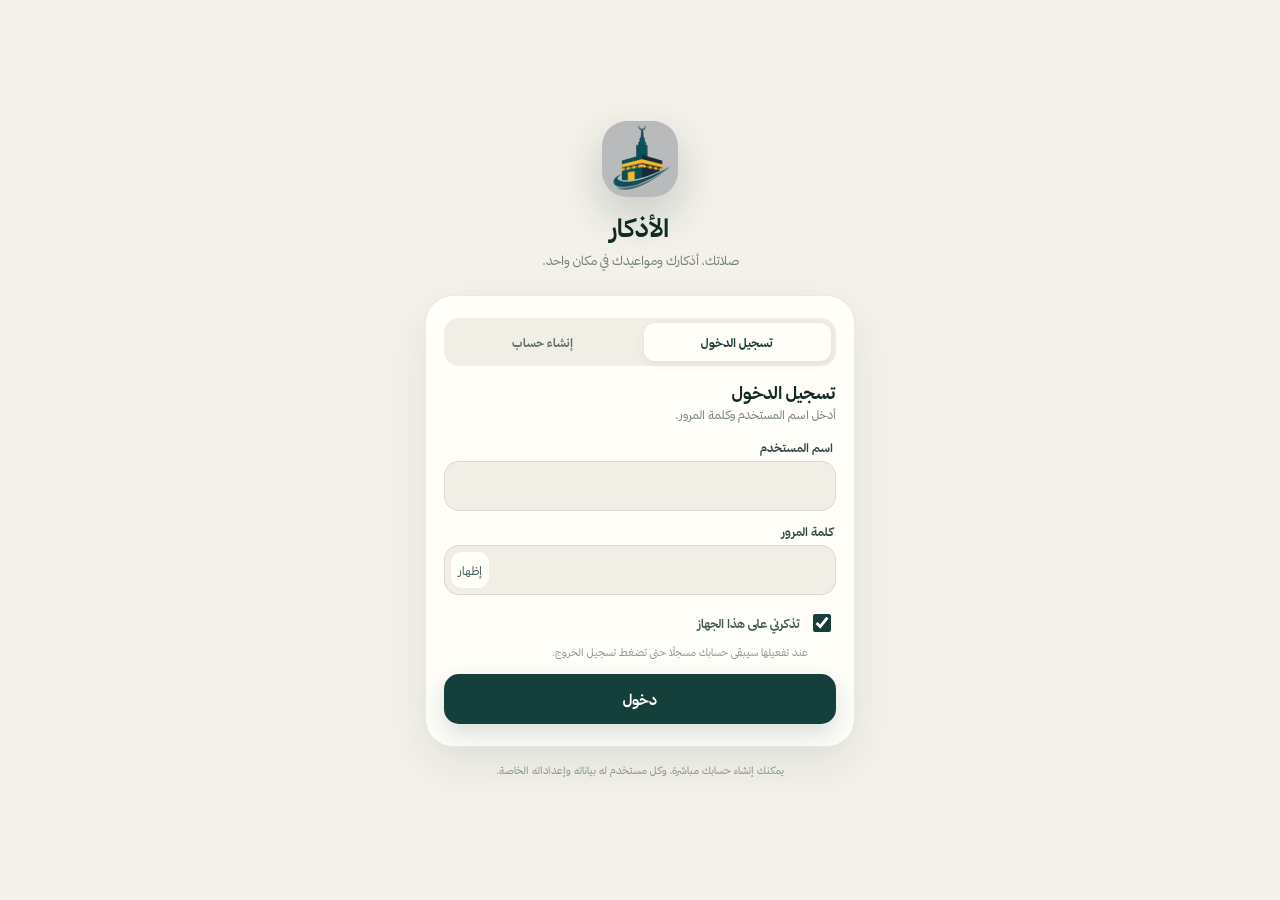
<file: index.html>
<!doctype html>
<html lang="ar" dir="rtl">
  <head>
    <meta charset="utf-8" />
    <meta
      name="viewport"
      content="width=device-width,initial-scale=1,viewport-fit=cover"
    />
    <title>الأذكار</title>
    <link rel="apple-touch-icon" sizes="180x180" href="apple-touch-icon.png">
    <style>
      body {
        font-family:
          "Segoe UI", "Noto Naskh Arabic", system-ui, Arial, sans-serif;
        background: #f9f9f9;
        margin: 0;
        padding: 0;
      }
      header {
        background: #2e7d32;
        color: #fff;
        padding: 15px;
        text-align: center;
        border-radius: 0 0 15px 15px;
      }
      .container {
        max-width: 500px;
        margin: 20px auto;
        padding: 10px;
      }
      .choices {
        display: flex;
        gap: 12px;
        justify-content: center;
        flex-wrap: wrap;
        margin-top: 20px; /* رفع الأزرار للأعلى */
      }
      .choice {
        flex: 1;
        background: #fff;
        padding: 8px; /* قللنا من 12px */
        border-radius: 10px; /* قللنا من 12px */
        box-shadow: 0 3px 8px rgba(0, 0, 0, 0.08); /* ظل أخف */
        text-align: center;
        cursor: pointer;
        transition: 0.2s;
      }
      .choice:hover {
        transform: scale(1.03);
      } /* تأثير أخف */
      .choice img {
        width: 60px; /* قللنا من 70px */
        height: 60px; /* قللنا من 70px */
        border-radius: 50%;
        object-fit: cover;
        margin-bottom: 6px; /* قللنا من 8px */
      }

      .choice-icon {
        width: 60px;
        height: 60px;
        border-radius: 50%;
        margin: 0 auto 6px;
        display: flex;
        align-items: center;
        justify-content: center;
        background: #e8f5e9;
        font-size: 32px;
      }

      /* شريط التقدم */
      .progress-bar-container {
        width: 100%;
        background-color: #e0e0e0;
        height: 20px;
        border-radius: 10px;
        margin-bottom: 20px;
        border-bottom: 2px solid #ccc; /* خط رمادي أنيق */
        box-shadow: 0 2px 4px rgba(0, 0, 0, 0.1);
      }

      .progress-bar {
        width: 0;
        height: 100%;
        background-color: #4caf50;
        border-radius: 10px;
        transition: width 0.3s ease;
      }

      /* شاشة كاملة */
      .fullscreen {
        position: fixed;
        inset: 0;
        background: #f9f9f9;
        z-index: 1000;
        display: none;
        padding: 20px;
        overflow: auto;
      }
      .back-btn {
        position: absolute;
        top: 20px;
        left: 20px;
        background: #2e7d32;
        color: #fff;
        border: none;
        padding: 8px 14px;
        border-radius: 25px;
        cursor: pointer;
      }
      .thikr-box {
        background: #fff;
        border-radius: 12px;
        padding: 20px;
        box-shadow: 0 4px 12px rgba(0, 0, 0, 0.1);
        margin: 50px auto;
        overflow: visible;
        max-width: 600px;
        text-align: center;
      }
      .thikr-text {
        font-size: 1rem;
        line-height: 1.8;
        margin-bottom: 20px;
        white-space: pre-wrap;
        max-height: 70vh;
        overflow-y: auto;
      }

      .controls {
        display: flex;
        justify-content: space-between;
        margin-bottom: 20px;
        position: absolute;
        gap: 10px; /* هنا تحدد المسافة بين الأزرار */

        top: 10px; /* لتحديد المسافة من الأعلى */
        left: 50%; /* لضبط الأزرار في وسط الصفحة */
        transform: translateX(
          -50%
        ); /* لضمان أن الأزرار تكون في المنتصف تمامًا */
      }

      .btn {
        padding: 8px 14px;
        border: none;
        border-radius: 8px;
        cursor: pointer;
        font-weight: bold;
      }
      .btn.primary {
        background: #2e7d32;
        color: #fff;
      }
      .btn.warn {
        background: #e67e22;
        color: #fff;
      }
      .btn.next {
        background: #1976d2;
        color: #fff;
      }
      /* الدائرة */
      .circle {
        width: 110px;
        height: 110px;
        border-radius: 50%;
        border: 4px solid #4caf50;
        margin: 0 auto;
        display: flex;
        align-items: center;
        justify-content: center;
        font-size: 1.8rem;
        font-weight: bold;
        color: #2e7d32;
        background: #fff;
        cursor: pointer;
        user-select: none;
        -webkit-user-select: none; /* Safari, Chrome */
        -moz-user-select: none; /* Firefox */
        -ms-user-select: none; /* Internet Explorer/Edge */
        transition: 0.2s;
      }
      .circle:active {
        transform: scale(0.95);
      }
      /* quran */
      .quran-container {
        display: none;
        margin-top: 20px;
      }
      .quran-tabs {
        display: flex;
        gap: 10px;
        margin-bottom: 12px;
      }
      .quran-tab {
        flex: 1;
        padding: 10px;
        border-radius: 12px;
        background: #eee;
        text-align: center;
        cursor: pointer;
      }
      .quran-tab.active {
        background: #2e7d32;
        color: #fff;
      }
      .quran-content img {
        width: 100%;
        border-radius: 10px;
        margin-bottom: 10px;
      }
      /* تنسيقات التويبات */
      .tabs {
        display: flex;
        justify-content: center;
        background: #2e7d32; /* أخضر */
        padding: 10px;
        gap: 10px;
        position: sticky;
        top: 0;
        z-index: 100;
      }

      .tab {
        text-decoration: none; /* يشيل الخط تحت الرابط */
        padding: 10px 18px;
        border-radius: 8px;
        background: #fff;
        color: #2e7d32;
        font-weight: bold;
        transition: 0.3s;
      }

      .tab:hover {
        background: #e8f5e9;
      }

      .tab:active {
        background: #1b5e20;
        color: #fff;
      }

      #fs-circle {
        width: 120px;
        height: 120px;
        border-radius: 50%;
        display: flex;
        align-items: center;
        justify-content: center;
        font-size: 22px;
        font-weight: bold;
        color: #000; /* ← هذا يحدد أن النص داخل الدائرة يكون أسود */
        background: conic-gradient(#4caf50 0%, #ddd 0%);
      }
      #fs-circle {
        transition: background 0.4s linear; /* ← يخلي حركة الخط الأخضر ناعمة */
      }
      .celebration {
        position: fixed;
        top: 0;
        left: 0;
        width: 100%;
        height: 100%;
        background-color: rgba(0, 0, 0, 0.8);
        display: flex;
        flex-direction: column;
        align-items: center;
        justify-content: center;
        z-index: 1000;
        color: white;
        font-size: 1.5rem;
        text-align: center;
        display: none;
      }

      .celebration h2 {
        color: #ffeb3b;
        margin-bottom: 20px;
      }

      .choice-icon {
        width: 60px;
        height: 60px;
        margin: 0 auto 6px;
        border-radius: 50%;
        background: #e8f5e9;
        display: flex;
        align-items: center;
        justify-content: center;
        font-size: 30px;
      }
      .prayer-modal {
        position: fixed;
        inset: 0;
        z-index: 2000;
        display: none;
        align-items: center;
        justify-content: center;
        padding: 20px;
        background: rgba(0, 0, 0, 0.55);
      }
      .prayer-modal.show {
        display: flex;
      }
      .prayer-dialog {
        width: min(420px, 100%);
        background: #fff;
        border-radius: 18px;
        padding: 22px;
        box-shadow: 0 12px 35px rgba(0, 0, 0, 0.25);
        text-align: center;
      }
      .prayer-dialog h2 {
        margin: 0 0 8px;
        color: #2e7d32;
      }
      .prayer-dialog p {
        margin: 0 0 18px;
        color: #555;
      }
      .prayer-options {
        display: grid;
        grid-template-columns: repeat(2, minmax(0, 1fr));
        gap: 10px;
      }
      .prayer-option {
        border: 0;
        border-radius: 12px;
        padding: 13px 10px;
        background: #e8f5e9;
        color: #1b5e20;
        font-weight: bold;
        font-size: 1rem;
        cursor: pointer;
      }
      .prayer-option:hover {
        background: #c8e6c9;
      }
      .prayer-option:last-child {
        grid-column: 1 / -1;
      }
      .prayer-cancel {
        margin-top: 14px;
        border: 0;
        background: transparent;
        color: #666;
        cursor: pointer;
        font-size: 0.95rem;
      }
    </style>
    <style>
      @media (max-width: 600px) {
        body {
          padding-bottom: 86px !important;
        }
        .v5-bottom {
          position: fixed;
          bottom: 0;
          left: 50%;
          transform: translateX(-50%);
          width: min(100%, 520px);
          z-index: 99999;
          display: grid;
          grid-template-columns: repeat(5, 1fr);
          padding: 8px 10px calc(8px + env(safe-area-inset-bottom, 0px));
          background: rgba(255, 255, 255, 0.96);
          border-top: 1px solid #ddd;
        }
        .v5-bottom a {
          text-decoration: none;
          color: #444;
          text-align: center;
          font-size: 11px;
          padding: 5px;
        }
        .v5-bottom a span {
          display: block;
          font-size: 19px;
        }
        .v5-bottom a.on {
          font-weight: 800;
          background: #eaf4ea;
          border-radius: 12px;
          color: #2e7d32;
        }
      }
      @media (min-width: 601px) {
        .v5-bottom {
          display: none;
        }
      }
    </style>
    <style>
      @media (max-width: 600px) {
        html,
        body {
          background: #f5f3ec !important;
        }
        .v5-bottom {
          background: rgba(255, 254, 249, 0.95) !important;
          border-top: 1px solid rgba(16, 37, 31, 0.09) !important;
          box-shadow: 0 -10px 35px rgba(16, 37, 31, 0.06) !important;
          backdrop-filter: blur(22px) !important;
        }
        .v5-bottom a {
          color: #6d7c77 !important;
          border-radius: 14px !important;
        }
        .v5-bottom a.on {
          background: transparent !important;
          color: #10251f !important;
          font-weight: 900 !important;
        }
      }
    </style>
    <link rel="stylesheet" href="app.css" />
    <script src="auth.js"></script>
    <script>
      window.__authReady = AthkarAuth.require();
    </script>
    <style>
      body {
        padding-bottom: 92px !important;
        background: var(--bg) !important;
      }
      .tabs,
      header {
        display: none !important;
      }
      .container {
        max-width: 520px !important;
        margin: auto !important;
        padding: 8px 14px !important;
      }
      .choices {
        display: grid !important;
        grid-template-columns: 1fr 1fr !important;
        gap: 10px !important;
      }
      .choice {
        min-height: 150px !important;
        border: 1px solid var(--line) !important;
        border-radius: 24px !important;
        background: var(--surface) !important;
        box-shadow: none !important;
        padding: 16px !important;
        color: var(--ink) !important;
        display: flex !important;
        flex-direction: column !important;
        justify-content: flex-end !important;
        align-items: flex-start !important;
      }
      .choice img {
        width: 54px !important;
        height: 54px !important;
        object-fit: contain !important;
        margin-bottom: auto !important;
      }
      .choice-icon {
        font-size: 2rem !important;
        margin-bottom: auto !important;
      }
      .choice div:last-child {
        font-weight: 900 !important;
        font-size: 0.92rem !important;
      }
      .fullscreen {
        background: var(--bg) !important;
      }
      .thikr-box {
        max-width: 500px !important;
        margin: auto !important;
        background: var(--surface) !important;
        border-radius: 28px !important;
        border: 1px solid var(--line) !important;
        box-shadow: none !important;
      }
      .back-btn {
        border-radius: 14px !important;
        background: var(--brand) !important;
        color: #fff !important;
      }
      .controls .btn {
        border-radius: 13px !important;
      }
      .circle {
        background: var(--brand) !important;
        border-color: var(--gold) !important;
      }
      .quran-container {
        border-radius: 24px !important;
        background: var(--surface) !important;
      }
      .progress-bar-container {
        max-width: 520px;
        margin: auto !important;
      }
      .progress-bar {
        background: var(--brand) !important;
      }
    </style>
    <style id="v8-athkar">
      body > .progress-bar-container {
        display: none !important;
      }
      @media (max-width: 600px) {
        body {
          background: var(--bg) !important;
          padding-bottom: 94px !important;
          min-height: 100dvh;
        }
        .app .topbar {
          display: flex !important;
        }
        .container {
          padding: 10px 14px 24px !important;
          margin: 0 auto !important;
        }
        .choices {
          margin-top: 4px !important;
          grid-template-columns: 1fr 1fr !important;
          gap: 11px !important;
        }
        .choice {
          min-height: 138px !important;
          border-radius: 22px !important;
          padding: 15px !important;
          position: relative;
          overflow: hidden;
        }
        .choice:after {
          content: "";
          position: absolute;
          width: 80px;
          height: 80px;
          border-radius: 50%;
          background: rgba(200, 160, 100, 0.07);
          left: -30px;
          top: -30px;
        }
        .choice img {
          width: 52px !important;
          height: 52px !important;
          border-radius: 14px !important;
          object-fit: contain !important;
        }
        .choice-icon {
          width: 52px !important;
          height: 52px !important;
          border-radius: 14px !important;
          background: #eee9df !important;
        }
        .choice div:last-child {
          font-size: 0.92rem !important;
        }
        .fullscreen {
          z-index: 2000 !important;
          background: var(--bg) !important;
          padding: calc(70px + env(safe-area-inset-top, 0px)) 14px 110px !important;
        }
        .back-btn {
          position: fixed !important;
          top: calc(14px + env(safe-area-inset-top, 0px)) !important;
          left: 14px !important;
          z-index: 2010 !important;
          background: var(--surface) !important;
          color: var(--ink) !important;
          border: 1px solid var(--line) !important;
          border-radius: 14px !important;
          height: 42px;
          padding: 0 14px !important;
        }
        .thikr-box {
          margin: 0 auto !important;
          padding: 18px !important;
          border-radius: 24px !important;
          min-height: auto !important;
        }
        .thikr-box > div:first-child {
          color: var(--ink) !important;
          gap: 8px;
        }
        .thikr-box h2 {
          font-size: 1.05rem !important;
        }
        .progress-bar-container {
          height: 8px !important;
          border: 0 !important;
          box-shadow: none !important;
          margin: 12px 0 18px !important;
          background: #e3dfd4 !important;
        }
        #fs-progress-text {
          display: none !important;
        }
        .thikr-text {
          font-size: 1.03rem !important;
          line-height: 2 !important;
          max-height: none !important;
          overflow: visible !important;
          margin-bottom: 18px !important;
          text-align: center !important;
        }
        .controls {
          position: static !important;
          transform: none !important;
          display: grid !important;
          grid-template-columns: 1fr 1fr 1fr !important;
          gap: 8px !important;
          margin: 16px 0 !important;
        }
        .controls .btn {
          padding: 11px 7px !important;
          font-size: 0.76rem !important;
          background: var(--surface2) !important;
          color: var(--ink) !important;
        }
        .controls .btn.primary {
          background: var(--brand) !important;
          color: #fff !important;
        }
        .controls .btn.warn,
        .controls .btn.next {
          background: var(--surface2) !important;
          color: var(--ink) !important;
        }
        .circle {
          width: 112px !important;
          height: 112px !important;
          color: var(--ink) !important;
          background: conic-gradient(var(--brand) 0%, #ddd 0%) !important;
        }
        .quran-container.quran-open {
          display: block !important;
          position: fixed !important;
          z-index: 2100 !important;
          inset: 0 !important;
          margin: 0 !important;
          padding: calc(68px + env(safe-area-inset-top, 0px)) 14px 110px !important;
          background: var(--bg) !important;
          overflow: auto !important;
          border-radius: 0 !important;
        }
        .quran-tabs {
          position: sticky;
          top: 0;
          z-index: 2;
          display: grid !important;
          grid-template-columns: repeat(3, 1fr);
          gap: 6px !important;
          background: var(--bg) !important;
          padding: 8px 0 !important;
        }
        .quran-tab {
          padding: 10px 5px !important;
          border-radius: 12px !important;
          background: var(--surface2) !important;
          font-size: 0.7rem !important;
        }
        .quran-tab.active {
          background: var(--brand) !important;
          color: #fff !important;
        }
        .quran-content {
          background: var(--surface) !important;
          border: 1px solid var(--line) !important;
          padding: 8px !important;
          border-radius: 20px !important;
        }
        .quran-content img {
          display: block !important;
          width: 100% !important;
          height: auto !important;
          border-radius: 12px !important;
          margin: 0 0 8px !important;
        }
        .quran-close {
          position: fixed;
          top: calc(14px + env(safe-area-inset-top, 0px));
          left: 14px;
          z-index: 2110;
          width: 42px;
          height: 42px;
          border: 1px solid var(--line);
          border-radius: 14px;
          background: var(--surface);
          color: var(--ink);
          font-size: 1.2rem;
        }
        .prayer-dialog {
          background: var(--surface) !important;
          border-radius: 24px !important;
        }
        .prayer-dialog h2 {
          color: var(--ink) !important;
        }
        .prayer-option {
          background: var(--surface2) !important;
          color: var(--ink) !important;
          border-radius: 14px !important;
        }
      }
    </style>

    <style id="v9-athkar">
      @font-face {
        font-family: "Thmanyah Sans";
        src: url("thmanyahsans-Regular(1).woff2") format("woff2");
        font-weight: 400;
        font-display: swap;
      }
      @font-face {
        font-family: "Thmanyah Sans";
        src: url("thmanyahsans-Bold(1).woff2") format("woff2");
        font-weight: 700 900;
        font-display: swap;
      }
      body,
      .choice,
      .btn,
      .quran-tab,
      .thikr-text {
        font-family: "Thmanyah Sans", Tajawal, system-ui, sans-serif !important;
      }
      @media (max-width: 600px) {
        body {
          min-height: 100dvh !important;
          overflow-x: hidden !important;
        }
        .app {
          min-height: 0 !important;
        }
        .app .topbar {
          position: relative !important;
          top: auto !important;
          padding-top: calc(14px + env(safe-area-inset-top, 0px)) !important;
          background: transparent !important;
        }
        .container {
          padding-top: 0 !important;
          margin-top: 0 !important;
          min-height: 0 !important;
        }
        .choices {
          margin-top: 0 !important;
          align-content: start !important;
        }
        .choice {
          min-height: 132px !important;
        }
        .fullscreen {
          padding: calc(58px + env(safe-area-inset-top, 0px)) 14px 106px !important;
          overflow-y: auto !important;
        }
        .thikr-box {
          margin: 0 auto !important;
          display: flex !important;
          flex-direction: column !important;
          gap: 0 !important;
          overflow: visible !important;
        }
        .controls {
          order: 4 !important;
          position: static !important;
          display: grid !important;
          grid-template-columns: 1fr 1fr 1fr !important;
          margin: 12px 0 14px !important;
        }
        .circle {
          order: 5 !important;
          margin: 0 auto 10px !important;
          flex: 0 0 auto !important;
        }
        .thikr-text {
          order: 3 !important;
          word-break: normal !important;
          overflow-wrap: normal !important;
          white-space: pre-wrap !important;
          letter-spacing: 0 !important;
          line-height: 2.05 !important;
          height: auto !important;
          max-height: none !important;
          overflow: visible !important;
        }
        .progress-bar-container {
          order: 2 !important;
        }
        .thikr-box > div:first-child {
          order: 1 !important;
        }
        .back-btn {
          top: calc(10px + env(safe-area-inset-top, 0px)) !important;
        }
        .quran-container.quran-open {
          padding: calc(58px + env(safe-area-inset-top, 0px)) 14px 104px !important;
        }
        .quran-tabs {
          position: static !important;
          top: auto !important;
          background: transparent !important;
          padding: 4px 0 10px !important;
        }
        .quran-close {
          top: calc(10px + env(safe-area-inset-top, 0px)) !important;
        }
      }
    </style>

    <style id="athkar-v10">
      @media (max-width: 600px) {
        .app .topbar h1 {
          color: #10251f !important;
        }
        .choices {
          display: grid !important;
          grid-template-columns: 1fr 1fr !important;
          gap: 12px !important;
          align-items: stretch !important;
        }
        .choice {
          min-height: 146px !important;
          display: flex !important;
          flex-direction: column !important;
          align-items: center !important;
          justify-content: center !important;
          text-align: center !important;
          padding: 16px 10px !important;
        }
        .choice img,
        .choice .choice-icon {
          margin: 0 auto 12px !important;
          display: block !important;
        }
        .choice > div:last-child {
          width: 100% !important;
          text-align: center !important;
          margin: 0 !important;
        }
        .fullscreen {
          padding: calc(12px + env(safe-area-inset-top, 0px)) 12px 98px !important;
          overflow: hidden !important;
        }
        .thikr-toolbar {
          height: 48px;
          display: grid;
          grid-template-columns: auto 1fr;
          align-items: center;
          gap: 8px;
          margin-bottom: 8px;
          position: relative;
          z-index: 20;
        }
        .thikr-toolbar .back-btn {
          position: static !important;
          inset: auto !important;
          height: 40px !important;
          padding: 0 13px !important;
          white-space: nowrap !important;
        }
        .thikr-toolbar .controls {
          position: static !important;
          display: grid !important;
          grid-template-columns: repeat(3, 1fr) !important;
          gap: 5px !important;
          margin: 0 !important;
          order: initial !important;
        }
        .thikr-toolbar .controls .btn {
          min-width: 0 !important;
          height: 40px !important;
          padding: 0 6px !important;
          font-size: 0.68rem !important;
          border-radius: 11px !important;
        }
        .thikr-box {
          height: calc(
            100dvh - 48px - 98px - env(safe-area-inset-top, 0px)
          ) !important;
          max-height: 690px !important;
          min-height: 480px !important;
          margin: 0 auto !important;
          display: grid !important;
          grid-template-rows: auto auto minmax(0, 1fr) 92px !important;
          gap: 9px !important;
          overflow: hidden !important;
          padding: 14px !important;
          border-radius: 24px !important;
        }
        .thikr-text {
          height: 100% !important;
          min-height: 0 !important;
          overflow-y: auto !important;
          overscroll-behavior: contain !important;
          padding: 12px 8px !important;
          margin: 0 !important;
          line-height: 2.05 !important;
        }
        .circle {
          position: static !important;
          align-self: center !important;
          justify-self: center !important;
          margin: 0 !important;
          width: 78px !important;
          height: 78px !important;
          min-width: 78px !important;
          min-height: 78px !important;
          order: initial !important;
        }
        .progress-bar-container {
          margin: 0 !important;
        }
      }
    </style>

    <style id="athkar-v11">
      @media (max-width: 600px) {
        .thikr-box {
          grid-template-rows: auto auto minmax(0, 1fr) 88px !important;
        }
        .circle-slot {
          grid-row: 4 !important;
          display: flex !important;
          align-items: center !important;
          justify-content: center !important;
          min-height: 88px !important;
          position: relative !important;
          overflow: visible !important;
        }
        #fs-circle {
          position: static !important;
          inset: auto !important;
          transform: none !important;
          margin: 0 !important;
          width: 76px !important;
          height: 76px !important;
          min-width: 76px !important;
          min-height: 76px !important;
          z-index: 2 !important;
        }
        .thikr-text {
          grid-row: 3 !important;
          min-height: 0 !important;
          overflow-y: auto !important;
        }
        .thikr-toolbar .back-btn {
          background: #fffef9 !important;
          color: #153f3a !important;
          border: 1px solid rgba(21, 63, 58, 0.16) !important;
          box-shadow: none !important;
          font-weight: 900 !important;
        }
        .back-arrow {
          font-size: 1rem;
          margin-left: 3px;
        }
      }
    </style>

    <style id="athkar-v12">
      @media (max-width: 600px) {
        .thikr-text {
          font-family:
            "Geeza Pro", "Noto Naskh Arabic", "Traditional Arabic", serif !important;
          font-size: 1.12rem !important;
          line-height: 2.15 !important;
          white-space: normal !important;
          word-break: normal !important;
          overflow-wrap: break-word !important;
          letter-spacing: normal !important;
          font-kerning: normal !important;
          font-feature-settings: normal !important;
          text-rendering: optimizeLegibility !important;
          direction: rtl !important;
          unicode-bidi: plaintext !important;
        }
        .circle-slot {
          min-height: 130px !important;
          height: 130px !important;
        }
        #fs-circle {
          --circle-progress: 0%;
          width: 112px !important;
          height: 112px !important;
          min-width: 112px !important;
          min-height: 112px !important;
          border: 0 !important;
          border-radius: 50% !important;
          background: conic-gradient(
            var(--gold, #c7a35d) var(--circle-progress),
            #e2ddd2 var(--circle-progress)
          ) !important;
          display: grid !important;
          place-items: center !important;
          position: relative !important;
          padding: 8px !important;
          box-shadow: 0 8px 20px rgba(16, 37, 31, 0.08) !important;
        }
        #fs-circle::before {
          content: "";
          position: absolute;
          inset: 8px;
          border-radius: 50%;
          background: var(--brand, #153f3a);
          box-shadow: inset 0 0 0 1px rgba(255, 255, 255, 0.08);
        }
        #fs-circle-number {
          position: relative;
          z-index: 2;
          color: #fff;
          font-size: 2rem;
          font-weight: 950;
          font-family: "Thmanyah Sans", Tajawal, sans-serif;
        }
        .progress-head {
          display: flex !important;
          align-items: center !important;
          justify-content: space-between !important;
          font-size: 0.72rem !important;
          color: var(--muted) !important;
          font-family: "Thmanyah Sans", Tajawal, sans-serif !important;
          margin: 0 2px 5px !important;
        }
        .progress-head strong {
          color: var(--brand) !important;
          font-size: 0.82rem !important;
          direction: ltr;
        }
        .progress-bar-container {
          height: 10px !important;
          border-radius: 999px !important;
          overflow: hidden !important;
          background: #e4dfd4 !important;
        }
        #fs-progress-bar-inner {
          height: 100% !important;
          min-width: 0 !important;
          border-radius: 999px !important;
          background: linear-gradient(90deg, var(--brand), #2b675e) !important;
          transition: width 0.18s ease !important;
        }
        #fs-progress-text {
          display: none !important;
        }
        .thikr-box {
          grid-template-rows: auto auto minmax(0, 1fr) 130px !important;
        }
      }
    </style>
    <style id="athkar-v13">
      @media (max-width: 600px) {
        .fullscreen {
          touch-action: manipulation !important;
        }
        .thikr-toolbar button,
        #fs-circle,
        .choice,
        .quran-tab,
        .quran-close {
          touch-action: manipulation !important;
          -webkit-tap-highlight-color: transparent !important;
          user-select: none !important;
        }
        .thikr-box {
          grid-template-rows: auto auto minmax(0, 1fr) 146px !important;
        }
        .progress-block {
          display: block !important;
          margin: 0 !important;
          padding: 0 !important;
        }
        .progress-head {
          margin: 0 2px 6px !important;
        }
        .progress-bar-container {
          position: static !important;
          width: 100% !important;
          margin: 0 !important;
          height: 9px !important;
        }
        .thikr-text {
          font-family:
            "Thmanyah Sans", Tajawal, system-ui, sans-serif !important;
          font-size: 1.08rem !important;
          line-height: 2.45 !important;
          letter-spacing: 0 !important;
          word-spacing: normal !important;
          word-break: normal !important;
          overflow-wrap: normal !important;
          unicode-bidi: normal !important;
          direction: rtl !important;
          padding: 16px 10px !important;
          text-rendering: auto !important;
          font-feature-settings: "kern" 1 !important;
        }
        .circle-slot {
          height: 146px !important;
          min-height: 146px !important;
          display: grid !important;
          place-items: center !important;
        }
        #fs-circle {
          width: 126px !important;
          height: 126px !important;
          min-width: 126px !important;
          min-height: 126px !important;
          padding: 9px !important;
        }
        #fs-circle::before {
          inset: 9px !important;
        }
        #fs-circle-number {
          font-size: 2.15rem !important;
        }
        .sleep-image-screen {
          overflow-y: auto !important;
          -webkit-overflow-scrolling: touch !important;
          padding-bottom: 104px !important;
        }
        .sleep-image-mode {
          height: auto !important;
          min-height: 0 !important;
          max-height: none !important;
          overflow: visible !important;
          background: transparent !important;
          border: 0 !important;
          box-shadow: none !important;
          padding: 0 !important;
          grid-template-rows: auto auto auto 150px !important;
        }
        .sleep-image-mode .progress-block {
          padding: 0 4px !important;
        }
        .sleep-image-mode .thikr-text {
          height: auto !important;
          min-height: 0 !important;
          overflow: visible !important;
          padding: 0 !important;
          background: transparent !important;
        }
        .sleep-mulk-images {
          display: grid;
          gap: 0;
          background: transparent !important;
        }
        .sleep-mulk-images img {
          display: block;
          width: 100% !important;
          height: auto !important;
          margin: 0 !important;
          border: 0 !important;
          border-radius: 0 !important;
          box-shadow: none !important;
        }
        .sleep-image-mode .circle-slot {
          margin-top: 12px !important;
        }
      }
    </style>
    <style id="athkar-v14-zoom">
      html,
      body,
      #fullscreen,
      #quran-container {
        touch-action: pan-x pan-y pinch-zoom !important;
      }
      .thikr-text,
      .quran-container img {
        touch-action: pan-x pan-y pinch-zoom !important;
      }
    </style>
    <style id="v16-athkar">
      .choice,
      .thikr-toolbar button,
      #fs-circle,
      .quran-tab,
      .quran-close,
      .prayer-option {
        touch-action: manipulation !important;
        -webkit-tap-highlight-color: transparent !important;
      }
      .celebration {
        opacity: 0 !important;
        transform: scale(0.96) !important;
        transition:
          opacity 0.3s ease,
          transform 0.3s ease !important;
        background: rgba(10, 34, 31, 0.72) !important;
        backdrop-filter: blur(12px) !important;
        -webkit-backdrop-filter: blur(12px) !important;
      }
      .celebration.show {
        opacity: 1 !important;
        transform: scale(1) !important;
      }
    </style>
    <style id="v17-circle-nozoom">
      #fs-circle {
        touch-action: none !important;
        -ms-touch-action: none !important;
        -webkit-user-select: none !important;
        user-select: none !important;
        -webkit-touch-callout: none !important;
        -webkit-tap-highlight-color: transparent !important;
        overscroll-behavior: none !important;
      }
      #fs-circle * {
        pointer-events: none !important;
        -webkit-user-select: none !important;
        user-select: none !important;
      }
    </style>

    <style id="v18-completion100">
      .celebration {
        z-index: 999999 !important;
        align-items: center !important;
        justify-content: center !important;
        padding: 22px !important;
      }
      .celebration.show {
        opacity: 1 !important;
        transform: scale(1) !important;
      }
      .celebration h2 {
        margin: 0 0 8px !important;
        color: #102f2b !important;
        font-size: 1.35rem !important;
      }
      .celebration p {
        margin: 5px 0 !important;
        line-height: 1.75 !important;
      }
    </style>

    <style id="v20-completion-design">
      .celebration {
        padding: 24px !important;
      }
      .celebration > div,
      .celebration .celebration-box {
        width: min(88vw, 360px) !important;
        box-sizing: border-box !important;
        padding: 30px 22px 26px !important;
        border-radius: 30px !important;
        text-align: center !important;
        background: linear-gradient(
          180deg,
          #fffdf8 0%,
          #fbf7ef 100%
        ) !important;
        border: 1px solid rgba(198, 163, 101, 0.28) !important;
        box-shadow: 0 28px 80px rgba(7, 31, 27, 0.24) !important;
      }
      .celebration h2 {
        margin: 0 0 18px !important;
        color: #6f8f88 !important;
        font-size: 1.55rem !important;
        line-height: 1.4 !important;
        font-weight: 900 !important;
        letter-spacing: -0.2px !important;
      }
      .celebration p:nth-child(2) {
        margin: 0 !important;
        padding: 0 !important;
        background: transparent !important;
        border: 0 !important;
        display: grid !important;
        gap: 11px !important;
      }
      .completion-dua {
        color: #173f39 !important;
        font-size: 0.96rem !important;
        font-weight: 850 !important;
        line-height: 1.8 !important;
      }
      .completion-done {
        display: block !important;
        color: #9b7133 !important;
        font-size: 0.91rem !important;
        font-weight: 900 !important;
        line-height: 1.8 !important;
        padding: 10px 12px !important;
        margin: 0 auto !important;
        width: fit-content !important;
        max-width: 100% !important;
        border-radius: 14px !important;
        background: #f2e6d1 !important;
        border: 1px solid rgba(185, 142, 78, 0.18) !important;
      }
      .celebration p:nth-child(3) {
        margin: 18px 0 0 !important;
        padding-top: 16px !important;
        border-top: 1px solid rgba(18, 59, 53, 0.09) !important;
      }
      .completion-pray {
        color: #496963 !important;
        font-size: 0.88rem !important;
        font-weight: 800 !important;
        line-height: 1.8 !important;
      }
      .beating-heart {
        display: inline-block !important;
        margin-right: 4px !important;
        transform-origin: center !important;
        animation: heartBeat 1s ease-in-out infinite !important;
        filter: drop-shadow(0 2px 4px rgba(155, 113, 51, 0.12)) !important;
      }
      @keyframes heartBeat {
        0%,
        100% {
          transform: scale(1);
        }
        20% {
          transform: scale(1.18);
        }
        40% {
          transform: scale(1);
        }
        60% {
          transform: scale(1.12);
        }
        80% {
          transform: scale(1);
        }
      }
    </style>

    <style id="v21-exact-completion">
      .celebration > div,
      .celebration .celebration-box {
        background: linear-gradient(180deg, #fffefb, #faf5ea) !important;
        border: 1px solid rgba(196, 157, 91, 0.25) !important;
      }
      .celebration h2 {
        color: #83a59d !important;
        font-weight: 900 !important;
      }
      .celebration p:nth-child(2) {
        display: grid !important;
        gap: 11px !important;
      }
      .completion-dua {
        display: block !important;
        color: #21463f !important;
        font-weight: 850 !important;
      }
      .completion-done {
        display: block !important;
        color: #9a6e2f !important;
        background: #f3e8d5 !important;
        border-radius: 14px !important;
        padding: 10px 13px !important;
      }
      .completion-pray {
        display: block !important;
        color: #58756f !important;
        font-weight: 800 !important;
      }
      .beating-heart {
        display: inline-block !important;
        animation: v21HeartBeat 0.9s ease-in-out infinite !important;
        transform-origin: center;
      }
      @keyframes v21HeartBeat {
        0%,
        100% {
          transform: scale(1);
        }
        25% {
          transform: scale(1.24);
        }
        45% {
          transform: scale(1);
        }
        65% {
          transform: scale(1.15);
        }
      }
    </style>

    <style id="v22-completion-final">
      .celebration {
        background: rgba(19, 45, 42, 0.72) !important;
        backdrop-filter: blur(14px) !important;
        -webkit-backdrop-filter: blur(14px) !important;
      }
      .celebration > div,
      .celebration .celebration-box {
        background: transparent !important;
        border: 0 !important;
        box-shadow: none !important;
        padding: 24px 18px !important;
      }
      .celebration h2 {
        color: #ffffff !important;
        font-size: 1.65rem !important;
        font-weight: 900 !important;
        margin: 0 0 18px !important;
        text-shadow: 0 2px 12px rgba(0, 0, 0, 0.1) !important;
      }
      .celebration p:nth-child(2) {
        background: transparent !important;
        border: 0 !important;
        padding: 0 !important;
        margin: 0 !important;
        display: grid !important;
        gap: 12px !important;
      }
      .completion-dua {
        color: rgba(255, 255, 255, 0.96) !important;
        font-size: 1rem !important;
        font-weight: 850 !important;
        line-height: 1.8 !important;
      }
      .completion-done {
        color: #ffffff !important;
        background: rgba(255, 255, 255, 0.13) !important;
        border: 1px solid rgba(255, 255, 255, 0.28) !important;
        border-radius: 16px !important;
        padding: 11px 16px !important;
        font-size: 0.95rem !important;
        font-weight: 900 !important;
        line-height: 1.7 !important;
        box-shadow: inset 0 1px 0 rgba(255, 255, 255, 0.12) !important;
      }
      .celebration p:nth-child(3) {
        margin: 18px 0 0 !important;
        padding-top: 15px !important;
        border-top: 1px solid rgba(255, 255, 255, 0.18) !important;
      }
      .completion-pray {
        color: rgba(255, 255, 255, 0.96) !important;
        font-size: 0.93rem !important;
        font-weight: 800 !important;
        line-height: 1.8 !important;
      }
      .beating-heart {
        display: inline-block !important;
        color: #e53935 !important;
        margin-right: 4px !important;
        transform-origin: center !important;
        animation: v22RedHeart 0.82s ease-in-out infinite !important;
        filter: drop-shadow(0 2px 7px rgba(229, 57, 53, 0.34)) !important;
      }
      @keyframes v22RedHeart {
        0%,
        100% {
          transform: scale(1);
        }
        18% {
          transform: scale(1.26);
        }
        34% {
          transform: scale(1);
        }
        52% {
          transform: scale(1.18);
        }
        70% {
          transform: scale(1);
        }
      }
      .thikr-text {
        font-family: "IBM Plex Sans Arabic", sans-serif !important;
        letter-spacing: 0 !important;
        word-spacing: normal !important;
        word-break: normal !important;
        overflow-wrap: normal !important;
        white-space: normal !important;
        font-variant-ligatures: common-ligatures contextual !important;
      }
    </style>
  </head>
  <body>
    <div class="app">
      <header class="topbar" style="display: flex !important">
        <div>
          <div class="eyebrow">وردك اليومي</div>
          <h1>الأذكار</h1>
        </div>
      </header>
    </div>
    <header><h1>الأذكار</h1></header>
    <!-- شريط التويبات -->
    <div class="tabs">
      <a href="time.html" class="tab">أوقات الصلاة</a>
      <a href="index.html" class="tab">الأذكار</a>
      <a href="time.html#water" class="tab">عدّاد الماء</a>
      <a href="tas.html" class="tab">التسبيح</a>
    </div>

    <!-- شريط التقدم -->

    <div class="container">
      <div class="choices">
        <div class="choice" id="btn-morning">
          <img src="sbah.png" />
          <div>أذكار الصباح</div>
        </div>
        <div class="choice" id="btn-quran">
          <img src="quran-icon.png" />
          <div>القرآن</div>
        </div>
        <div class="choice" id="btn-evening">
          <img src="masa.png" />
          <div>أذكار المساء</div>
        </div>
        <!-- أضف هذا الزر الجديد -->
        <div class="choice" id="btn-sleep">
          <img src="sleep-icon.png" />
          <div>أذكار النوم</div>
        </div>
        <div class="choice" id="btn-after-prayer">
          <div class="choice-icon" aria-hidden="true">🕌</div>
          <div>أذكار بعد الصلاة</div>
        </div>
      </div>
      <div class="quran-container" id="quran-container">
        <button type="button" class="quran-close" id="quran-close">×</button>
        <div class="quran-tabs">
          <div class="quran-tab active" data-tab="mulk">سورة الملك</div>
          <div class="quran-tab" data-tab="baqara">آخر آيتين من البقرة</div>
          <div class="quran-tab" data-tab="kahf">سورة الكهف</div>
        </div>
        <div id="mulk" class="quran-content active">
          <img
            src="sura-al-mulk-1.jpeg"
            class="content-img"
            alt="سورة الملك 1"
          />
          <img
            src="sura-al-mulk-2.jpeg"
            class="content-img"
            alt="سورة الملك 2"
          />
          <img
            src="sura-al-mulk-3.jpeg"
            class="content-img"
            alt="سورة الملك 2"
          />
        </div>
        <div id="baqara" class="quran-content" style="display: none">
          <img
            src="ayat-baqara.jpg"
            class="content-img"
            alt="آخر آيتين من سورة البقرة"
          />
        </div>
        <div id="kahf" class="quran-content" style="display: none">
          <img
            src="sura-al-kahf-1.jpg"
            class="content-img"
            alt="سورة الكهف 1"
          />
          <img
            src="sura-al-kahf-2.jpg"
            class="content-img"
            alt="سورة الكهف 2"
          />
          <img
            src="sura-al-kahf-3.jpg"
            class="content-img"
            alt="سورة الكهف 3"
          />
          <img
            src="sura-al-kahf-4.jpg"
            class="content-img"
            alt="سورة الكهف 4"
          />
          <img
            src="sura-al-kahf-5.jpg"
            class="content-img"
            alt="سورة الكهف 5"
          />
          <img
            src="sura-al-kahf-6.jpg"
            class="content-img"
            alt="سورة الكهف 6"
          />
          <img
            src="sura-al-kahf-7.jpg"
            class="content-img"
            alt="سورة الكهف 7"
          />
          <img
            src="sura-al-kahf-8.jpg"
            class="content-img"
            alt="سورة الكهف 8"
          />
          <img
            src="sura-al-kahf-9.jpg"
            class="content-img"
            alt="سورة الكهف 9"
          />
          <img
            src="sura-al-kahf-10.jpg"
            class="content-img"
            alt="سورة الكهف 10"
          />
          <img
            src="sura-al-kahf-11.jpg"
            class="content-img"
            alt="سورة الكهف 11"
          />
          <img
            src="sura-al-kahf-12.jpg"
            class="content-img"
            alt="سورة الكهف 12"
          />
        </div>
      </div>
    </div>

    <!-- اختيار الصلاة لأذكار ما بعد الصلاة -->
    <div
      class="prayer-modal"
      id="prayer-modal"
      role="dialog"
      aria-modal="true"
      aria-labelledby="prayer-modal-title"
    >
      <div class="prayer-dialog">
        <h2 id="prayer-modal-title">اختر الصلاة</h2>
        <p>تُكرر المعوذات ثلاث مرات بعد الفجر والمغرب.</p>
        <div class="prayer-options">
          <button class="prayer-option" data-prayer="fajr">🌅 الفجر</button>
          <button class="prayer-option" data-prayer="dhuhr">☀️ الظهر</button>
          <button class="prayer-option" data-prayer="asr">🌤️ العصر</button>
          <button class="prayer-option" data-prayer="maghrib">🌇 المغرب</button>
          <button class="prayer-option" data-prayer="isha">🌙 العشاء</button>
        </div>
        <button class="prayer-cancel" id="prayer-cancel">إلغاء</button>
      </div>
    </div>

    <!-- شاشة كاملة -->
    <div class="fullscreen" id="fullscreen">
      <div class="thikr-toolbar">
        <button class="back-btn" id="fs-back">
          <span class="back-arrow">→</span> عودة
        </button>
        <div class="controls">
          <button class="btn warn" id="fs-prev">السابق</button>
          <button class="btn next" id="fs-next">التالي</button>
          <button class="btn primary" id="fs-reset">بدء جديد</button>
        </div>
      </div>
      <div class="thikr-box" id="thikr-box">
        <div
          style="
            display: flex;
            justify-content: space-between;
            align-items: center;
            margin-bottom: 10px;
            color: #2e7d32;
            font-weight: bold;
          "
        >
          <span id="fs-total-azkar"></span>
          <h2 id="fs-title" style="margin: 0; text-align: center; flex: 1">
            الأذكار
          </h2>
          <span id="fs-total-count"></span>
        </div>

        <!-- شريط التقدم داخل الأذكار -->
        <div class="progress-block">
          <div class="progress-head">
            <span>تقدم الورد</span><strong id="fs-progress-percent">0%</strong>
          </div>
          <div class="progress-bar-container">
            <div class="progress-bar" id="fs-progress-bar-inner"></div>
          </div>
        </div>

        <div class="thikr-text" id="fs-text">...</div>
        <div id="mulk-view" style="display: none">
          <img src="sura-al-mulk-1.jpeg" style="width: 100%" />
          <img src="sura-al-mulk-2.jpeg" style="width: 100%" />
          <img src="sura-al-mulk-3.jpeg" style="width: 100%" />
        </div>
        <div class="circle-slot">
          <div class="circle" id="fs-circle">
            <span id="fs-circle-number">0</span>
          </div>
        </div>
      </div>
    </div>

    <div class="celebration" id="celebration">
      <h2>أحسنت! 👏</h2>
      <p>وصلت إلى العدد 100</p>
      <p>كمّل يا جميل ❤️</p>
    </div>

    <script>
      const tabs = document.querySelectorAll(".tab");
      const tabFrame = document.getElementById("tabFrame");

      tabs.forEach((tab) => {
        tab.addEventListener("click", () => {
          tabs.forEach((t) => t.classList.remove("active"));
          tab.classList.add("active");
          tabFrame.src = tab.getAttribute("data-src");
        });
      });

      const morningAthkar = [
        {
          text: `بِسۡمِ ٱللَّهِ ٱلرَّحۡمَٰنِ ٱلرَّحِيمِ

( اللَّهُ لا إِلَهَ إِلَّا هُوَ الْحَيُّ الْقَيُّومُ لا تَأْخُذُهُ سِنَةٌ وَلا نَوْمٌ لَهُ مَا فِي السَّمَوَاتِ وَمَا فِي الأَرْضِ مَنْ ذَا الَّذِي يَشْفَعُ عِنْدَهُ إِلَّا بِإِذْنِهِ يَعْلَمُ مَا بَيْنَ أَيْدِيهِمْ وَمَا خَلْفَهُمْ وَلا يُحِيطُونَ بِشَيْءٍ مِنْ عِلْمِهِ إِلَّا بِمَا شَاءَ وَسِعَ كُرْسِيُّهُ السَّمَوَاتِ وَالأَرْضَ وَلا يَئُودُهُ حِفْظُهُمَا وَهُوَ الْعَلِيُّ الْعَظِيمُ ) [البقرة:255]`,
          count: 1,
        },
        {
          text: `بِسۡمِ ٱللَّهِ ٱلرَّحۡمَٰنِ ٱلرَّحِيمِ

قُلۡ هُوَ ٱللَّهُ أَحَدٌ (1)
ٱللَّهُ ٱلصَّمَدُ (2)
لَمۡ يَلِدۡ وَلَمۡ يُولَدۡ (3)
وَلَمۡ يَكُن لَّهُۥ كُفُوًا أَحَدُۢ (4)
(سورة الإخلاص)`,
          count: 3,
        },
        {
          text: `بِسۡمِ ٱللَّهِ ٱلرَّحۡمَٰنِ ٱلرَّحِيمِ

قُلۡ أَعُوذُ بِرَبِّ ٱلۡفَلَقِ (1)
مِن شَرِّ مَا خَلَقَ (2)
وَمِن شَرِّ غَاسِقٍ إِذَا وَقَبَ (3)
وَمِن شَرِّ ٱلنَّفَّٰثَٰتِ فِي ٱلۡعُقَدِ (4)
وَمِن شَرِّ حَاسِدٍ إِذَا حَسَدَ (5)
(سورة الفلق)`,
          count: 3,
        },
        {
          text: `بِسۡمِ ٱللَّهِ ٱلرَّحۡمَٰنِ ٱلرَّحِيمِ

قُلۡ أَعُوذُ بِرَبِّ ٱلنَّاسِ (1)
مَلِكِ ٱلنَّاسِ (2)
إِلَٰهِ ٱلنَّاسِ (3)
مِن شَرِّ ٱلۡوَسۡوَاسِ ٱلۡخَنَّاسِ (4)
ٱلَّذِي يُوَسۡوِسُ فِي صُدُورِ ٱلنَّاسِ (5)
مِنَ ٱلۡجِنَّةِ وَٱلنَّاسِ (6)
(سورة الناس)`,
          count: 3,
        },
        {
          text: "أَصْبَحْنَا وَأَصْبَحَ الْمُلْكُ لله، وَالْحَمْدُ لله لَا إِلَهَ إِلَّا اللهُ، وَحْدَهُ لَا شَرِيكَ لَهُ، لَهُ الْمُلْكُ وَلَهُ الْحَمْدُ وَهُوَ عَلَى كُلِّ شَيْءٍ قَدِيرٌ، رَبِّ أَسْأَلُكَ خَيْرَ مَا فِي هَذِا اليومِ وَخَيْرَ مَا بَعْدَه، وَأَعُوذُ بِكَ مِنْ شَرِّ مَا فِي هَذِا اليومِ وَشَرِّ مَا بَعْدَه، رَبِّ أَعُوذُ بِكَ مِنَ الْكَسَلِ وَسُوءِ الْكِبَرِ، رَبِّ أَعُوذُ بِكَ مِنْ عَذَابٍ فِي النَّارِ وَعَذَابٍ فِي الْقَبْرِ.",
          count: 1,
        },
        {
          text: "اللَّهُمَّ بِكَ أَصْبَحْنَا، وَبِكَ أَمْسَيْنَا، وَبِكَ نَحْيَا وَبِكَ نَمُوتُ وَإِلَيْكَ النُّشُورُ.",
          count: 1,
        },
        {
          text: "اللَّهُمَّ أَنْتَ رَبِّي، لاَ إِلَهَ إِلَّا أَنْتَ، خَلَقْتَنِي وَأَنَا عَبْدُكَ، وَأَنَا عَلَى عَهْدِكَ وَوَعْدِكَ مَا اسْتَطَعْتُ، أَعُوذُ بِكَ مِنْ شَرِّ مَا صَنَعْتُ، أَبُوءُ لَكَ بِنِعْمَتِكَ عَلَيَّ، وَأَبُوءُ بِذَنْبِي فَاغْفِرْ لِي، فَإِنَّهُ لاَ يَغْفِرُ الذُّنُوبَ إِلَّا أَنْتَ.",
          count: 1,
        },
        {
          text: "اللَّهُمَّ إنِّي أصْبَحْتُ أُشْهِدُكَ، وأُشْهِدُ حَمَلَةَ عَرْشِكَ، ومَلائِكَتَكَ، وجَميْعَ خَلْقِكَ، أنَّكَ أنْتَ اللهُ لا إلَهَ إلاَّ أنْتَ وَحْدَكَ لا شَرِيْكَ لَكَ، وأنَّ مُحَمَّدًا عَبْدُكَ ورَسُولُكَ.",
          count: 4,
        },
        {
          text: "اللهُمَّ مَا أَصْبَحَ بِي مِنْ نِعْمَةٍ أَوْ بِأَحَدٍ مِنْ خَلْقِكَ، فَمِنْكَ وَحْدَكَ لَا شَرِيكَ لَكَ، فَلَكَ الْحَمْدُ وَلَكَ الشُّكْرُ.",
          count: 1,
        },
        {
          text: "اللَّهُمَّ عَافِنِي فِي بَدَنِي، اللَّهُمَّ عَافِنِي فِي سَمْعِي، اللَّهُمَّ عَافِنِي فِي بَصَرِي، لَا إِلَهَ إِلَّا أَنْتَ، اللَّهُمَّ إِنِّي أَعُوذُ بِكَ مِنَ الْكُفْرِ، وَالْفَقْرِ، اللَّهُمَّ إِنِّي أَعُوذُ بِكَ مِنْ عَذَابِ الْقَبْرِ، لَا إِلَهَ إِلَّا أَنْتَ.",
          count: 3,
        },
        {
          text: "حَسْبِيَ الله لَا إِلَهَ إِلَّا هُوَ، عَلَيْهِ تَوَكَّلْتُ، وَهُوَ رَبُّ الْعَرْشِ الْعَظِيمِ.",
          count: 7,
        },
        {
          text: "اللَّهُمَّ إِنِّي أَسْأَلُكَ الْعَفْوَ وَالْعَافِيَةَ فِي الدُّنْيَا وَالْآخِرَةِ، اللَّهُمَّ إِنِّي أَسْأَلُكَ الْعَفْوَ وَالْعَافِيَةَ فِي دِينِي وَدُنْيَايَ وَأَهْلِي وَمَالِي، اللَّهُمَّ اسْتُرْ عَوْرَاتِي، وَآمِنْ رَوْعَاتِي، اللهُمَّ احْفَظْنِي مِنْ بَيْنِ يَدَيَّ، وَمِنْ خَلْفِي، وَعَنْ يَمِينِي، وَعَنْ شِمَالِي، وَمِنْ فَوْقِي، وَأَعُوذُ بِعَظَمَتِكَ أَنْ أُغْتَالَ مِنْ تَحْتِي.",
          count: 1,
        },
        {
          text: "اللَّهُمَّ عَالِمَ الغَيْبِ وَالشَّهَادَةِ، فَاطِرَ السَّمَوَاتِ وَالأَرْضِ، رَبَّ كُلِّ شَيْءٍ وَمَلِيكَهُ، أَشْهَدُ أَنْ لَا إِلَهَ إِلَّا أَنْتَ، أَعُوذُ بِكَ مِنْ شَرِّ نَفْسِي وَمِنْ شَرِّ الشَّيْطَانِ وَشِرْكِهِ، وَأَنْ أَقْتَرِفَ عَلَى نَفْسِي سُوءًا أَوْ أَجُرَّهُ إِلَى مُسْلِمٍ.",
          count: 1,
        },
        {
          text: "بِسْمِ اللهِ الَّذِي لَا يَضُرُّ مَعَ اسْمِهِ شَيْءٌ، فِي الْأَرْضِ، وَلَا فِي السَّمَاءِ، وَهُوَ السَّمِيعُ الْعَلِيمُ.",
          count: 3,
        },
        {
          text: "رَضِيتُ بِاللهِ رَبًّا، وَبِالْإِسْلَامِ دِينًا، وَبِمُحَمَّدٍ صَلَّى اللهُ عَلَيْهِ وَسَلَّمَ نَبِيًّا.",
          count: 3,
        },
        {
          text: "يَا حَيُّ يَا قَيُّومُ بِرَحْمَتِكَ أَسْتَغِيثُ، أَصْلِحْ لِي شَأْنِي كُلَّهُ، وَلَا تكِلْنِي إِلَى نَفْسِي طَرْفَةَ عَيْنٍ.",
          count: 1,
        },
        {
          text: "أَصْبَحْنَا وَأَصْبَحَ الْمُلْكُ لله رَبِّ الْعَالَمِينَ، اللهُمَّ إِنِّي أَسْأَلُكَ خَيْرَ هَذَا الْيَوْمِ فَتْحَهُ وَنَصْرَهُ وَنُورَهُ وَبَرَكَتَهُ وَهُدَاهُ، وَأَعُوذُ بِكَ مِنْ شَرِّ مَا فِيهِ وَشَرِّ مَا بَعْدَهُ.",
          count: 1,
        },
        {
          text: "أَصْبَحْنَا عَلَى فِطْرَةِ الْإِسْلَامِ، وَعَلَى كَلِمَةِ الْإِخْلَاصِ، وَعَلَى دِينِ نَبِيِّنَا مُحَمَّدٍ صَلَّى اللهُ عَلَيْهِ وَسَلَّمَ، وَعَلَى مِلَّةِ أَبِينَا إِبْرَاهِيمَ، حَنِيفًا مُسْلِمًا وَمَا كَانَ مِنَ الْمُشْرِكِينَ.",
          count: 1,
        },
        {
          text: "أَصْبَحْتُ أُثْنِيَ عَلَيْكَ حَمْدًا، وَأَشْهَدُ أَنْ لَا إِلَهَ إِلَّا اللهُ.",
          count: 3,
        },
        {
          text: "اللَّهُمَّ إِنِّي أَعُوذُ بِكَ مِنَ الهَمِّ وَالحَزَنِ، وَالعَجْزِ وَالكَسَلِ، وَالبُخْلِ وَالجُبْنِ، وَضَلَعِ الدَّيْنِ، وَغَلَبَةِ الرِّجَالِ.",
          count: 1,
        },
        {
          text: "سُبْحَانَ اللهِ وَبِحَمْدِهِ، عَدَدَ خَلْقِهِ وَرِضَا نَفْسِهِ وَزِنَةَ عَرْشِهِ وَمِدَادَ كَلِمَاتِهِ.",
          count: 3,
        },
        {
          text: "اللَّهُمَّ إِنِّي أَسْأَلُكَ عِلْمًا نَافِعًا، وَرِزْقًا طَيِّبًا، وَعَمَلًا مُتَقَبَّلًا.",
          count: 1,
        },
        { text: "أَسْتَغْفِرُ اللَّهَ وَأَتُوبُ إِلَيْهِ.", count: 100 },
        { text: "سُبْحَانَ اللهِ وَبِحَمْدِهِ.", count: 100 },
        { text: "سُبْحَانَ الله.", count: 100 },
        { text: "الْحَمْدُ لِلَّه.", count: 100 },
        { text: "اللهُ أَكْبَر.", count: 100 },
        {
          text: "لاَ إِلَهَ إِلَّا الله، وَحْدَهُ لاَ شَرِيكَ لَهُ، لَهُ المُلْكُ وَلَهُ الحَمْدُ، وَهُوَ عَلَى كُلِّ شَيْءٍ قَدِيرٌ.",
          count: 100,
        },
        {
          text: "اللَّهُمَّ صَلِّ عَلَى مُحَمَّدٍ وَعَلَى آلِ مُحَمَّدٍ.",
          count: 10,
        },
      ];

      const eveningAthkar = [
        {
          text: `بِسۡمِ ٱللَّهِ ٱلرَّحۡمَٰنِ ٱلرَّحِيمِ

( اللَّهُ لا إِلَهَ إِلَّا هُوَ الْحَيُّ الْقَيُّومُ لا تَأْخُذُهُ سِنَةٌ وَلا نَوْمٌ لَهُ مَا فِي السَّمَوَاتِ وَمَا فِي الأَرْضِ مَنْ ذَا الَّذِي يَشْفَعُ عِنْدَهُ إِلَّا بِإِذْنِهِ يَعْلَمُ مَا بَيْنَ أَيْدِيهِمْ وَمَا خَلْفَهُمْ وَلا يُحِيطُونَ بِشَيْءٍ مِنْ عِلْمِهِ إِلَّا بِمَا شَاءَ وَسِعَ كُرْسِيُّهُ السَّمَوَاتِ وَالأَرْضَ وَلا يَئُودُهُ حِفْظُهُمَا وَهُوَ الْعَلِيُّ الْعَظِيمُ ) [البقرة:255]`,
          count: 1,
        },
        {
          text: `بِسۡمِ ٱللَّهِ ٱلرَّحۡمَٰنِ ٱلرَّحِيمِ

قُلۡ هُوَ ٱللَّهُ أَحَدٌ (1)
ٱللَّهُ ٱلصَّمَدُ (2)
لَمۡ يَلِدۡ وَلَمۡ يُولَدۡ (3)
وَلَمۡ يَكُن لَّهُۥ كُفُوًا أَحَدُۢ (4)
(سورة الإخلاص)`,
          count: 3,
        },
        {
          text: `بِسۡمِ ٱللَّهِ ٱلرَّحۡمَٰنِ ٱلرَّحِيمِ

قُلۡ أَعُوذُ بِرَبِّ ٱلۡفَلَقِ (1)
مِن شَرِّ مَا خَلَقَ (2)
وَمِن شَرِّ غَاسِقٍ إِذَا وَقَبَ (3)
وَمِن شَرِّ ٱلنَّفَّٰثَٰتِ فِي ٱلۡعُقَدِ (4)
وَمِن شَرِّ حَاسِدٍ إِذَا حَسَدَ (5)
(سورة الفلق)`,
          count: 3,
        },
        {
          text: `بِسۡمِ ٱللَّهِ ٱلرَّحۡمَٰنِ ٱلرَّحِيمِ

قُلۡ أَعُوذُ بِرَبِّ ٱلنَّاسِ (1)
مَلِكِ ٱلنَّاسِ (2)
إِلَٰهِ ٱلنَّاسِ (3)
مِن شَرِّ ٱلۡوَسۡوَاسِ ٱلۡخَنَّاسِ (4)
ٱلَّذِي يُوَسۡوِسُ فِي صُدُورِ ٱلنَّاسِ (5)
مِنَ ٱلۡجِنَّةِ وَٱلنَّاسِ (6)
(سورة الناس)`,
          count: 3,
        },
        {
          text: "أَمْسَيْنَا وَأَمْسَى الْمُلْكُ لله، وَالْحَمْدُ لله لَا إِلَهَ إِلَّا اللهُ، وَحْدَهُ لَا شَرِيكَ لَهُ، لَهُ الْمُلْكُ وَلَهُ الْحَمْدُ وَهُوَ عَلَى كُلِّ شَيْءٍ قَدِيرٌ، رَبِّ أَسْأَلُكَ خَيْرَ مَا فِي هَذِا الليلةِ وَخَيْرَ مَا بَعْدَها، وَأَعُوذُ بِكَ مِنْ شَرِّ مَا فِي هَذِا الليلةِ وَشَرِّ مَا بَعْدَها، رَبِّ أَعُوذُ بِكَ مِنَ الْكَسَلِ وَسُوءِ الْكِبَرِ، رَبِّ أَعُوذُ بِكَ مِنْ عَذَابٍ فِي النَّارِ وَعَذَابٍ فِي الْقَبْرِ.",
          count: 1,
        },
        {
          text: "اللَّهُمَّ بِكَ أَمْسَيْنَا، وَبِكَ أَصْبَحْنَا، وَبِكَ نَحْيَا وَبِكَ نَمُوتُ وَإِلَيْكَ المصير.",
          count: 1,
        },
        {
          text: "اللَّهُمَّ أَنْتَ رَبِّي، لاَ إِلَهَ إِلَّا أَنْتَ، خَلَقْتَنِي وَأَنَا عَبْدُكَ، وَأَنَا عَلَى عَهْدِكَ وَوَعْدِكَ مَا اسْتَطَعْتُ، أَعُوذُ بِكَ مِنْ شَرِّ مَا صَنَعْتُ، أَبُوءُ لَكَ بِنِعْمَتِكَ عَلَيَّ، وَأَبُوءُ بِذَنْبِي فَاغْفِرْ لِي، فَإِنَّهُ لاَ يَغْفِرُ الذُّنُوبَ إِلَّا أَنْتَ.",
          count: 1,
        },
        {
          text: "اللَّهُمَّ إنِّي أَمْسَيْتُ أُشْهِدُكَ، وأُشْهِدُ حَمَلَةَ عَرْشِكَ، ومَلائِكَتَكَ، وجَميْعَ خَلْقِكَ، أنَّكَ أنْتَ اللهُ لا إلَهَ إلاَّ أنْتَ وَحْدَكَ لا شَرِيْكَ لَكَ، وأنَّ مُحَمَّدًا عَبْدُكَ ورَسُولُكَ.",
          count: 4,
        },
        {
          text: "اللهُمَّ مَا أَمْسَى بِي مِنْ نِعْمَةٍ أَوْ بِأَحَدٍ مِنْ خَلْقِكَ، فَمِنْكَ وَحْدَكَ لَا شَرِيكَ لَكَ، فَلَكَ الْحَمْدُ وَلَكَ الشُّكْرُ.",
          count: 1,
        },
        {
          text: "اللَّهُمَّ عَافِنِي فِي بَدَنِي، اللَّهُمَّ عَافِنِي فِي سَمْعِي، اللَّهُمَّ عَافِنِي فِي بَصَرِي، لَا إِلَهَ إِلَّا أَنْتَ، اللَّهُمَّ إِنِّي أَعُوذُ بِكَ مِنَ الْكُفْرِ، وَالْفَقْرِ، اللَّهُمَّ إِنِّي أَعُوذُ بِكَ مِنْ عَذَابِ الْقَبْرِ، لَا إِلَهَ إِلَّا أَنْتَ.",
          count: 3,
        },
        {
          text: "حَسْبِيَ الله لَا إِلَهَ إِلَّا هُوَ، عَلَيْهِ تَوَكَّلْتُ، وَهُوَ رَبُّ الْعَرْشِ الْعَظِيمِ.",
          count: 7,
        },
        {
          text: "اللَّهُمَّ إِنِّي أَسْأَلُكَ الْعَفْوَ وَالْعَافِيَةَ فِي الدُّنْيَا وَالْآخِرَةِ، اللَّهُمَّ إِنِّي أَسْأَلُكَ الْعَفْوَ وَالْعَافِيَةَ فِي دِينِي وَدُنْيَايَ وَأَهْلِي وَمَالِي، اللَّهُمَّ اسْتُرْ عَوْرَاتِي، وَآمِنْ رَوْعَاتِي، اللهُمَّ احْفَظْنِي مِنْ بَيْنِ يَدَيَّ، وَمِنْ خَلْفِي، وَعَنْ يَمِينِي، وَعَنْ شِمَالِي، وَمِنْ فَوْقِي، وَأَعُوذُ بِعَظَمَتِكَ أَنْ أُغْتَالَ مِنْ تَحْتِي.",
          count: 1,
        },
        {
          text: "اللَّهُمَّ عَالِمَ الغَيْبِ وَالشَّهَادَةِ، فَاطِرَ السَّمَوَاتِ وَالأَرْضِ، رَبَّ كُلِّ شَيْءٍ وَمَلِيكَهُ، أَشْهَدُ أَنْ لَا إِلَهَ إِلَّا أَنْتَ، أَعُوذُ بِكَ مِنْ شَرِّ نَفْسِي وَمِنْ شَرِّ الشَّيْطَانِ وَشِرْكِهِ، وَأَنْ أَقْتَرِفَ عَلَى نَفْسِي سُوءًا أَوْ أَجُرَّهُ إِلَى مُسْلِمٍ.",
          count: 1,
        },
        {
          text: "بِسْمِ اللهِ الَّذِي لَا يَضُرُّ مَعَ اسْمِهِ شَيْءٌ، فِي الْأَرْضِ، وَلَا فِي السَّمَاءِ، وَهُوَ السَّمِيعُ الْعَلِيمُ.",
          count: 3,
        },
        {
          text: "رَضِيتُ بِاللهِ رَبًّا، وَبِالْإِسْلَامِ دِينًا، وَبِمُحَمَّدٍ صَلَّى اللهُ عَلَيْهِ وَسَلَّمَ نَبِيًّا.",
          count: 3,
        },
        {
          text: "يَا حَيُّ يَا قَيُّومُ بِرَحْمَتِكَ أَسْتَغِيثُ، أَصْلِحْ لِي شَأْنِي كُلَّهُ، وَلَا تَكِلْنِي إِلَى نَفْسِي طَرْفَةَ عَيْنٍ.",
          count: 1,
        },
        {
          text: "أَمْسَيْنَا وَأَمْسَى الْمُلْكُ لله رَبِّ الْعَالَمِينَ، اللهُمَّ إِنِّي أَسْأَلُكَ خَيْرَ هَذِهِ الليلةِ فَتْحَها وَنَصْرَها وَنُورَها وَبَرَكَتَها وَهُدَاها، وَأَعُوذُ بِكَ مِنْ شَرِّ مَا فِيهَا وَشَرِّ مَا بَعْدَهَا.",
          count: 1,
        },
        {
          text: "أَمْسَيْنَا عَلَى فِطْرَةِ الْإِسْلَامِ وَعلى كَلِمَةِ الْإِخْلَاصِ، وَعلى دِينِ نَبِيِّنَا مُحَمَّدٍ صَلَّى اللهُ عَلَيْهِ وَسَلَّمَ، وَعلى مِلَّةِ أَبِينَا إِبْرَاهِيمَ حَنِيفًا مُسْلِمًا، وَمَا كَانَ مِنَ الْمُشْرِكِينَ.",
          count: 1,
        },
        {
          text: "أَعُوذُ بِكَلِمَاتِ اللهِ التَّامَّاتِ مِنْ شَرِّ مَا خَلَقَ.",
          count: 3,
        },
        {
          text: "أَمْسَيْتُ أُثْنِيَ عَلَيْكَ حَمْدًا، وَأَشْهَدُ أَنْ لَا إِلَهَ إِلَّا اللهُ.",
          count: 3,
        },
        {
          text: "اللَّهُمَّ إِنِّي أَعُوذُ بِكَ مِنَ الهَمِّ وَالحَزَنِ، وَالعَجْزِ وَالكَسَلِ، وَالبُخْلِ وَالجُبْنِ، وَضَلَعِ الدَّيْنِ، وَغَلَبَةِ الرِّجَالِ.",
          count: 1,
        },
        { text: "أَسْتَغْفِرُ اللَّهَ وَأَتُوبُ إِلَيْهِ.", count: 100 },
        { text: "سُبْحَانَ اللهِ وَبِحَمْدِهِ.", count: 100 },
        { text: "سُبْحَانَ الله.", count: 100 },
        { text: "الْحَمْدُ لِلَّه.", count: 100 },
        { text: "اللهُ أَكْبَر.", count: 100 },
        {
          text: "لاَ إِلَهَ إِلَّا الله، وَحْدَهُ لاَ شَرِيكَ لَهُ، لَهُ المُلْكُ وَلَهُ الحَمْدُ، وَهُوَ عَلَى كُلِّ شَيْءٍ قَدِيرٌ.",
          count: 100,
        },
        {
          text: "اللَّهُمَّ صَلِّ عَلَى مُحَمَّدٍ وَعَلَى آلِ مُحَمَّدٍ.",
          count: 10,
        },
      ];
      const sleepAthkar = [
        {
          text: "ٱللَّهُ لَآ إِلَٰهَ إِلَّا هُوَ ٱلۡحَيُّ ٱلۡقَيُّومُۚ لَا تَأۡخُذُهُۥ سِنَةٞ وَلَا نَوۡمٞۚ لَّهُۥ مَا فِي ٱلسَّمَٰوَٰتِ وَمَا فِي ٱلۡأَرۡضِۗ مَن ذَا ٱلَّذِي يَشۡفَعُ عِندَهُۥٓ إِلَّا بِإِذۡنِهِۦۚ يَعۡلَمُ مَا بَيۡنَ أَيۡدِيهِمۡ وَمَا خَلۡفَهُمۡۖ وَلَا يُحِيطُونَ بِشَيۡءٖ مِّنۡ عِلۡمِهِۦٓ إِلَّا بِمَا شَآءَۚ وَسِعَ كُرۡسِيُّهُ ٱلسَّمَٰوَٰتِ وَٱلۡأَرۡضَۖ وَلَا يَـُٔودُهُۥ حِفۡظُهُمَاۚ وَهُوَ ٱلۡعَلِيُّ ٱلۡعَظِيمُ ٢٥٥",
          count: 1,
        },

        {
          text: "ءَامَنَ ٱلرَّسُولُ بِمَآ أُنزِلَ إِلَيۡهِ مِن رَّبِّهِۦ وَٱلۡمُؤۡمِنُونَۚ كُلٌّ ءَامَنَ بِٱللَّهِ وَمَلَٰٓئِكَتِهِۦ وَكُتُبِهِۦ وَرُسُلِهِۦ لَا نُفَرِّقُ بَيۡنَ أَحَدٖ مِّن رُّسُلِهِۦۚ وَقَالُواْ سَمِعۡنَا وَأَطَعۡنَاۖ غُفۡرَانَكَ رَبَّنَا وَإِلَيۡكَ ٱلۡمَصِيرُ ٢٨٥ لَا يُكَلِّفُ ٱللَّهُ نَفۡسًا إِلَّا وُسۡعَهَاۚ لَهَا مَا كَسَبَتۡ وَعَلَيۡهَا مَا ٱكۡتَسَبَتۡۗ رَبَّنَا لَا تُؤَاخِذۡنَآ إِن نَّسِينَآ أَوۡ أَخۡطَأۡنَاۚ رَبَّنَا وَلَا تَحۡمِلۡ عَلَيۡنَآ إِصۡرٗا كَمَا حَمَلۡتَهُۥ عَلَى ٱلَّذِينَ مِن قَبۡلِنَاۚ رَبَّنَا وَلَا تُحَمِّلۡنَا مَا لَا طَاقَةَ لَنَا بِهِۦۖ وَٱعۡفُ عَنَّا وَٱغۡفِرۡ لَنَا وَٱرۡحَمۡنَآۚ أَنتَ مَوۡلَىٰنَا فَٱنصُرۡنَا عَلَى ٱلۡقَوۡمِ ٱلۡكَٰفِرِينَ ٢٨٦",
          count: 1,
        },

        {
          text: "بِسْمِ اللَّهِ الرَّحْمَنِ الرَّحِيمِ قُلۡ يَٰٓأَيُّهَا ٱلۡكَٰفِرُونَ ١ لَآ أَعۡبُدُ مَا تَعۡبُدُونَ ٢ وَلَآ أَنتُمۡ عَٰبِدُونَ مَآ أَعۡبُدُ ٣ وَلَآ أَنَا۠ عَابِدٞ مَّا عَبَدتُّمۡ ٤ وَلَآ أَنتُمۡ عَٰبِدُونَ مَآ أَعۡبُدُ ٥ لَكُمۡ دِينُكُمۡ وَلِيَ دِينِ ٦",
          count: 1,
        },

        {
          text: "بِسْمِ اللَّهِ الرَّحْمَنِ الرَّحِيمِ قُلۡ هُوَ ٱللَّهُ أَحَدٌ ١ ٱللَّهُ ٱلصَّمَدُ ٢ لَمۡ يَلِدۡ وَلَمۡ يُولَدۡ ٣ وَلَمۡ يَكُن لَّهُۥ كُفُوًا أَحَدُۢ ٤",
          count: 3,
        },

        {
          text: "قُلۡ أَعُوذُ بِرَبِّ ٱلۡفَلَقِ ١ مِن شَرِّ مَا خَلَقَ ٢ وَمِن شَرِّ غَاسِقٍ إِذَا وَقَبَ ٣ وَمِن شَرِّ ٱلنَّفَّٰثَٰتِ فِي ٱلۡعُقَدِ ٤ وَمِن شَرِّ حَاسِدٍ إِذَا حَسَدَ ٥",
          count: 3,
        },

        {
          text: "قُلۡ أَعُوذُ بِرَبِّ ٱلنَّاسِ ١ مَلِكِ ٱلنَّاسِ ٢ إِلَٰهِ ٱلنَّاسِ ٣ مِن شَرِّ ٱلۡوَسۡوَاسِ ٱلۡخَنَّاسِ ٤ ٱلَّذِي يُوَسۡوِسُ فِي صُدُورِ ٱلۡنَّاسِ ٥ مِنَ ٱلۡجِنَّةِ وَٱلنَّاسِ ٦",
          count: 3,
        },

        {
          text: "بِاسْمِكَ رَبِّ وَضَعْتُ جَنْبِي وَبِكَ أَرْفَعُهُ، إِنْ أَمْسَكْتَ نَفْسِي فَارْحَمْهَا، وَإِنْ أَرْسَلْتَهَا فَاحْفَظْهَا بِمَا تَحْفَظُ بِهِ عِبَادَكَ الصَّالِحِينَ.",
          count: 1,
        },

        {
          text: "اللَّهُمَّ قِنِي عَذَابَكَ يَوْمَ تَبْعَثُ عِبَادَكَ.",
          count: 3,
        },

        { text: "بِاسْمِكَ اللَّهُمَّ أَمُوتُ وَأَحْيَا.", count: 1 },

        {
          text: "الْحَمْدُ لله الَّذِي أَطْعَمَنَا وَسَقَانَا، وَكَفَانَا وَآوَانَا، فَكَمْ مِمَّنْ لَا كَافِيَ لَهُ وَلَا مُؤْوِيَ.",
          count: 1,
        },

        {
          text: "اللهُمَّ إِنَّكَ خَلَقْتَ نَفْسِي وَأَنْتَ تَوَفَّاهَا، لَكَ مَمَاتُهَا وَمَحْيَاهَا، إِنْ أَحْيَيْتَهَا فَاحْفَظْهَا، وَإِنْ أَمَتَّهَا فَاغْفِرْ لَهَا، اللهُمَّ إِنِّي أَسْأَلُكَ الْعَافِيَةَ.",
          count: 1,
        },

        {
          text: "اللهُمَّ رَبَّ السَّمَاوَاتِ السَّبْعِ وَرَبَّ الْعَرْشِ الْعَظِيمِ، رَبَّنَا وَرَبَّ كُلِّ شَيْءٍ، فَالِقَ الْحَبِّ وَالنَّوَى، وَمُنْزِلَ التَّوْرَاةِ وَالْإِنْجِيلِ وَالْفُرْقَانِ، أَعُوذُ بِكَ مِنْ شَرِّ كُلِّ شَيْءٍ أَنْتَ آخِذٌ بِنَاصِيَتِهِ، اللهُمَّ أَنْتَ الْأَوَّلُ فَلَيْسَ قَبْلَكَ شَيْءٌ، وَأَنْتَ الْآخِرُ فَلَيْسَ بَعْدَكَ شَيْءٌ، وَأَنْتَ الظَّاهِرُ فَلَيْسَ فَوْقَكَ شَيْءٌ، وَأَنْتَ الْبَاطِنُ فَلَيْسَ دُونَكَ شَيْءٌ، اقْضِ عَنَّا الدَّيْنَ، وَأَغْنِنَا مِنَ الْفَقْرِ.",
          count: 1,
        },

        {
          text: "اللَّهُمَّ أَسْلَمْتُ نَفْسِي إِلَيْكَ، وَفَوَّضْتُ أَمْرِي إِلَيْكَ، وَوَجَّهْتُ وَجْهِي إِلَيْكَ، وَأَلْجَأْتُ ظَهْرِي إِلَيْكَ، رَغْبَةً وَرَهْبَةً إِلَيْكَ، لاَ مَلْجَأ وَلاَ مَنْجَا مِنْكَ إِلَّا إِلَيْكَ، آمَنْتُ بِكِتَابِكَ الَّذِي أَنْزَلْتَ، وَبِنَبِيِّكَ الَّذِي أَرْسَلْتَ.",
          count: 1,
        },

        {
          text: "اللَّهُمَّ عَالِمَ الغَيْبِ وَالشَّهَادَةِ، فَاطِرَ السَّمَوَاتِ وَالأَرْضِ، رَبَّ كُلِّ شَيْءٍ وَمَلِيكَهُ، أَشْهَدُ أَنْ لَا إِلَهَ إِلَّا أَنْتَ، أَعُوذُ بِكَ مِنْ شَرِّ نَفْسِي وَمِنْ شَرِّ الشَّيْطَانِ وَشِرْكِهِ.",
          count: 1,
        },

        {
          text: "لَا إِلَهَ إِلَّا اللَّهُ وَحْدَهُ لَا شَرِيكَ لَهُ، لَهُ الْمُلْكُ وَلَهُ الْحَمْدُ وَهُوَ عَلَى كُلِّ شَيْءٍ قَدِيرٌ، لَا حَوْلَ وَلَا قُوَّةَ إِلَّا بِاللَّهِ، سُبْحَانَ اللَّهِ وَالْحَمْدُ لِلَّهِ وَلَا إِلَّهَ إِلَّا اللَّهُ وَاللَّهُ أَكْبَرُ.",
          count: 1,
        },

        {
          text: "الْحَمْدُ لِلَّهِ الَّذِي كَفَانِي، وَآوَانِي، وَأَطْعَمَنِي، وَسَقَانِي، وَمَنَّ عَلَيَّ فَأَفْضَلَ، وَأَعْطَانِي فَأَجْزَلَ، الْحَمْدُ لِلَّهِ عَلَى كُلِّ حَالٍ، اللَّهُمَّ رَبَّ كُلِّ شَيْءٍ، وَمَلِكَ كُلِّ شَيْءٍ، وَإِلَهَ كُلِّ شَيْءٍ، وَلَكَ كُلُّ شَيْءٍ، أَعُوذُ بِكَ مِنَ النَّارِ.",
          count: 1,
        },

        {
          text: "بِسْمِ اللَّهِ وَضَعْتُ جَنْبِي اللَّهُمَّ اغْفِرْ لِي ذَنْبِي، وَأَخْسِئْ شَيْطَانِي، وَفُكَّ رِهَانِي، وَاجْعَلْنِي فِي النَّدِيِّ الْأَعْلَى.",
          count: 1,
        },

        {
          text: "اللَّهُمِّ إني أعوذُ بوجْهكَ الكريم، وكلماتِك التامّةِ، من شرِّ ما أنتَ آخذٌ بناصيتِه، اللهم أنتَ تَكشِفُ المَغْرَمَ والمأثَمَ، اللَّهُمَ لا يُهْزَمُ جُنْدُكَ، ولا يُخلَفُ وعْدُك، ولا يَنفَعُ ذا الجَدِّ منك الجَدُّ، سبحانَك وبحمدِك.",
          count: 1,
        },

        {
          text: "اللَّهُ أَكْبَرُ كَبِيرًا عَدَدَ الشَّفْعِ، وَالْوِتْرِ، وَكَلِمَاتِ اللَّهِ التَّامَّاتِ الطَّيِّبَاتِ الْمُبَارَكَاتِ.",
          count: 3,
        },

        {
          text: "لَا إِلَهَ إِلَّا اللَّه عَدَدَ الشَّفْعِ، وَالْوِتْرِ، وَكَلِمَاتِ اللَّهِ التَّامَّاتِ الطَّيِّبَاتِ الْمُبَارَكَاتِ.",
          count: 3,
        },

        { text: "سُبْحَانَ الله", count: 33 },

        { text: "الْحَمْدُ لله", count: 33 },

        { text: "اللهُ أَكْبَر", count: 34 },
        { text: "سورة الملك", count: 1 },
      ];
      const afterPrayerAthkar = [
        { text: "أَسْتَغْفِرُ اللَّهَ.", count: 3 },

        {
          text: "اللَّهُمَّ أَنْتَ السَّلَامُ، وَمِنْكَ السَّلَامُ، تَبَارَكْتَ يَا ذَا الْجَلَالِ وَالْإِكْرَامِ.",
          count: 1,
        },

        {
          text: "لَا إِلَهَ إِلَّا اللَّهُ وَحْدَهُ لَا شَرِيكَ لَهُ، لَهُ الْمُلْكُ وَلَهُ الْحَمْدُ، وَهُوَ عَلَى كُلِّ شَيْءٍ قَدِيرٌ. اللَّهُمَّ لَا مَانِعَ لِمَا أَعْطَيْتَ، وَلَا مُعْطِيَ لِمَا مَنَعْتَ، وَلَا يَنْفَعُ ذَا الْجَدِّ مِنْكَ الْجَدُّ.",
          count: 1,
        },

        {
          text: "لَا إِلَهَ إِلَّا اللَّهُ وَحْدَهُ لَا شَرِيكَ لَهُ، لَهُ الْمُلْكُ وَلَهُ الْحَمْدُ، وَهُوَ عَلَى كُلِّ شَيْءٍ قَدِيرٌ. لَا حَوْلَ وَلَا قُوَّةَ إِلَّا بِاللَّهِ، لَا إِلَهَ إِلَّا اللَّهُ، وَلَا نَعْبُدُ إِلَّا إِيَّاهُ، لَهُ النِّعْمَةُ وَلَهُ الْفَضْلُ وَلَهُ الثَّنَاءُ الْحَسَنُ، لَا إِلَهَ إِلَّا اللَّهُ مُخْلِصِينَ لَهُ الدِّينَ وَلَوْ كَرِهَ الْكَافِرُونَ.",
          count: 1,
        },

        { text: "سُبْحَانَ اللَّهِ.", count: 33 },

        { text: "الْحَمْدُ لِلَّهِ.", count: 33 },

        { text: "اللَّهُ أَكْبَرُ.", count: 33 },

        {
          text: "لَا إِلَهَ إِلَّا اللَّهُ وَحْدَهُ لَا شَرِيكَ لَهُ، لَهُ الْمُلْكُ وَلَهُ الْحَمْدُ، وَهُوَ عَلَى كُلِّ شَيْءٍ قَدِيرٌ.",
          count: 1,
        },

        {
          text: `بِسْمِ اللَّهِ الرَّحْمَنِ الرَّحِيمِ

قُلْ هُوَ اللَّهُ أَحَدٌ (1)
اللَّهُ الصَّمَدُ (2)
لَمْ يَلِدْ وَلَمْ يُولَدْ (3)
وَلَمْ يَكُنْ لَهُ كُفُوًا أَحَدٌ (4)
(سورة الإخلاص)`,
          count: 1,
        },

        {
          text: `بِسْمِ اللَّهِ الرَّحْمَنِ الرَّحِيمِ

قُلْ أَعُوذُ بِرَبِّ الْفَلَقِ (1)
مِنْ شَرِّ مَا خَلَقَ (2)
وَمِنْ شَرِّ غَاسِقٍ إِذَا وَقَبَ (3)
وَمِنْ شَرِّ النَّفَّاثَاتِ فِي الْعُقَدِ (4)
وَمِنْ شَرِّ حَاسِدٍ إِذَا حَسَدَ (5)
(سورة الفلق)`,
          count: 1,
        },

        {
          text: `بِسْمِ اللَّهِ الرَّحْمَنِ الرَّحِيمِ

قُلْ أَعُوذُ بِرَبِّ النَّاسِ (1)
مَلِكِ النَّاسِ (2)
إِلَهِ النَّاسِ (3)
مِنْ شَرِّ الْوَسْوَاسِ الْخَنَّاسِ (4)
الَّذِي يُوَسْوِسُ فِي صُدُورِ النَّاسِ (5)
مِنَ الْجِنَّةِ وَالنَّاسِ (6)
(سورة الناس)`,
          count: 1,
        },

        {
          text: `اللَّهُ لَا إِلَهَ إِلَّا هُوَ الْحَيُّ الْقَيُّومُ، لَا تَأْخُذُهُ سِنَةٌ وَلَا نَوْمٌ، لَهُ مَا فِي السَّمَاوَاتِ وَمَا فِي الْأَرْضِ، مَنْ ذَا الَّذِي يَشْفَعُ عِنْدَهُ إِلَّا بِإِذْنِهِ، يَعْلَمُ مَا بَيْنَ أَيْدِيهِمْ وَمَا خَلْفَهُمْ، وَلَا يُحِيطُونَ بِشَيْءٍ مِنْ عِلْمِهِ إِلَّا بِمَا شَاءَ، وَسِعَ كُرْسِيُّهُ السَّمَاوَاتِ وَالْأَرْضَ، وَلَا يَئُودُهُ حِفْظُهُمَا، وَهُوَ الْعَلِيُّ الْعَظِيمُ.
(آية الكرسي)`,
          count: 1,
        },

        {
          text: "اللَّهُمَّ إِنِّي أَسْأَلُكَ عِلْمًا نَافِعًا، وَرِزْقًا طَيِّبًا، وَعَمَلًا مُتَقَبَّلًا.",
          count: 1,
        },

        {
          text: "رَبِّ قِنِي عَذَابَكَ يَوْمَ تَبْعَثُ عِبَادَكَ.",
          count: 1,
        },

        {
          text: "اللَّهُمَّ اغْفِرْ لِي مَا قَدَّمْتُ وَمَا أَخَّرْتُ، وَمَا أَسْرَرْتُ وَمَا أَعْلَنْتُ، وَمَا أَسْرَفْتُ، وَمَا أَنْتَ أَعْلَمُ بِهِ مِنِّي، أَنْتَ الْمُقَدِّمُ وَأَنْتَ الْمُؤَخِّرُ، لَا إِلَهَ إِلَّا أَنْتَ.",
          count: 1,
        },

        {
          text: "سُبْحَانَكَ اللَّهُمَّ وَبِحَمْدِكَ، لَا إِلَهَ إِلَّا أَنْتَ، أَسْتَغْفِرُكَ وَأَتُوبُ إِلَيْكَ.",
          count: 1,
        },

        {
          text: "اللَّهُ أَكْبَرُ كَبِيرًا، عَدَدَ الشَّفْعِ وَالْوَتْرِ، وَكَلِمَاتِ اللَّهِ التَّامَّاتِ الطَّيِّبَاتِ الْمُبَارَكَاتِ.",
          count: 3,
        },

        {
          text: "لَا إِلَهَ إِلَّا اللَّهُ، عَدَدَ الشَّفْعِ وَالْوَتْرِ، وَكَلِمَاتِ اللَّهِ التَّامَّاتِ الطَّيِّبَاتِ الْمُبَارَكَاتِ.",
          count: 3,
        },
      ];

      let currentList = [],
        currentIndex = 0,
        currentCount = 0,
        currentTarget = 1,
        currentType = "",
        currentPrayer = "";

      const fs = document.getElementById("fullscreen");
      const fsBack = document.getElementById("fs-back");
      const fsTitle = document.getElementById("fs-title");
      const fsText = document.getElementById("fs-text");
      const fsCircle = document.getElementById("fs-circle");
      const fsCircleNumber = document.getElementById("fs-circle-number");
      const fsPrev = document.getElementById("fs-prev");
      const fsNext = document.getElementById("fs-next");
      const fsReset = document.getElementById("fs-reset");

      function configureAfterPrayer(prayer) {
        currentPrayer = prayer;
        const repeatThree = prayer === "fajr" || prayer === "maghrib";

        // الإخلاص والفلق والناس
        [8, 9, 10].forEach((index) => {
          afterPrayerAthkar[index].count = repeatThree ? 3 : 1;
        });

        // لا إله إلا الله وحده لا شريك له... عشر مرات بعد الفجر والمغرب
        afterPrayerAthkar[7].count = repeatThree ? 10 : 1;
      }

      function showPrayerPicker() {
        document.getElementById("prayer-modal").classList.add("show");
      }

      function hidePrayerPicker() {
        document.getElementById("prayer-modal").classList.remove("show");
      }

      function loadState() {
        const s = AthkarAuth.storageGet("athkarState");
        if (s) {
          const obj = JSON.parse(s);

          // تحديد القائمة المناسبة حسب النوع
          if (obj.type === "morning") currentList = morningAthkar;
          else if (obj.type === "evening") currentList = eveningAthkar;
          else if (obj.type === "sleep") currentList = sleepAthkar;
          else if (obj.type === "afterPrayer") {
            configureAfterPrayer(obj.prayer || "dhuhr");
            currentList = afterPrayerAthkar;
          }

          currentType = obj.type;
          currentIndex = obj.index;
          currentCount = obj.count;
          currentTarget = currentList[currentIndex].count;
        }
      }
      function next() {
        if (currentIndex < currentList.length - 1) {
          currentIndex++;
        } else {
          currentIndex = 0;
        }
        currentCount = 0;
        currentTarget = currentList[currentIndex].count;
        render();
        saveState(); // هنا نحفظ بعد ما تغيّرنا
      }

      function prev() {
        if (currentIndex > 0) {
          currentIndex--;
        } else {
          currentIndex = currentList.length - 1;
        }
        currentCount = 0;
        currentTarget = currentList[currentIndex].count;
        render();
        saveState(); // نفس الشي نحفظ
      }

      function reset() {
        currentIndex = 0;
        currentCount = 0;
        currentTarget = currentList[0].count;
        render();
        saveState(); // يبدأ من جديد ويحفظ الحالة
      }

      function saveState() {
        if (currentType) {
          const state = {
            type: currentType, // نوع الأذكار (صباح/مساء)
            index: currentIndex, // الذكر الحالي
            count: currentCount, // التكرار الحالي
            prayer: currentPrayer, // الصلاة المختارة لأذكار بعد الصلاة
          };
          AthkarAuth.storageSet("athkarState", JSON.stringify(state));
        }
      }

      function openFullscreen(type) {
        // ضبط عدد المعوذات حسب الصلاة المختارة
        if (type === "afterPrayer" && !currentPrayer)
          configureAfterPrayer("dhuhr");

        // إذا فيه حالة محفوظة لنفس النوع نكمل منها
        const saved = JSON.parse(AthkarAuth.storageGet("athkarState") || "{}");

        if (saved.type === type) {
          currentList =
            type === "morning"
              ? morningAthkar
              : type === "evening"
                ? eveningAthkar
                : type === "sleep"
                  ? sleepAthkar
                  : afterPrayerAthkar;
          currentType = type;
          if (type === "afterPrayer")
            configureAfterPrayer(currentPrayer || saved.prayer || "dhuhr");
          currentIndex = saved.index;
          currentCount = saved.count;
          currentTarget = currentList[currentIndex].count;
        } else {
          // بداية جديدة
          currentList =
            type === "morning"
              ? morningAthkar
              : type === "evening"
                ? eveningAthkar
                : type === "sleep"
                  ? sleepAthkar
                  : afterPrayerAthkar;
          currentType = type;
          currentIndex = 0;
          currentCount = 0;
          currentTarget = currentList[0].count;
        }

        // تحديد العنوان المناسب
        let title = "";
        if (type === "morning") title = "أذكار الصباح";
        else if (type === "evening") title = "أذكار المساء";
        else if (type === "sleep") title = "أذكار النوم";
        else {
          const prayerNames = {
            fajr: "الفجر",
            dhuhr: "الظهر",
            asr: "العصر",
            maghrib: "المغرب",
            isha: "العشاء",
          };
          title = `أذكار بعد صلاة ${prayerNames[currentPrayer] || "الصلاة"}`;
        }

        fsTitle.textContent = title;
        fs.style.display = "block";
        render();
      }

      function closeFullscreen() {
        fs.style.display = "none";
        saveState();
      }

      function render() {
        if (!currentList.length) return;

        let item = currentList[currentIndex];

        const thikrBox = document.getElementById("thikr-box");

        if (currentType === "sleep" && currentIndex === 23) {
          thikrBox.classList.add("sleep-image-mode");
          fs.classList.add("sleep-image-screen");
          fsText.innerHTML = `<div class="sleep-mulk-images">
            <img src="sura-al-mulk-1.jpeg" alt="سورة الملك - الصفحة الأولى">
            <img src="sura-al-mulk-2.jpeg" alt="سورة الملك - الصفحة الثانية">
            <img src="sura-al-mulk-3.jpeg" alt="سورة الملك - الصفحة الثالثة">
          </div>`;
          fsText.style.height = "";
          fsText.style.overflow = "";
          fsCircle.style.display = "grid";
        } else {
          thikrBox.classList.remove("sleep-image-mode");
          fs.classList.remove("sleep-image-screen");
          fsText.style.height = "";
          fsText.style.overflow = "";
          fsText.textContent = item.text;
          fsCircle.style.display = "grid";
        }

        fsCircleNumber.textContent = currentCount;

        document.getElementById("fs-total-azkar").textContent =
          `ذكر ${currentIndex + 1} من ${currentList.length}`;

        document.getElementById("fs-total-count").textContent =
          `تكرار ${currentCount}/${currentTarget}`;

        updateCircleProgress();
        updateProgressBar();
        saveState();
      }
      function getTotalTarget() {
        return currentList.reduce((sum, item) => sum + item.count, 0);
      }

      function getTotalDone() {
        let done = 0;
        for (let i = 0; i < currentIndex; i++) {
          done += currentList[i].count; // الأذكار السابقة مكتملة
        }
        done += currentCount; // التكرار الحالي
        return done;
      }

      function updateProgressBar() {
        const totalTarget = getTotalTarget();
        const totalDone = getTotalDone();
        const progress = (totalDone / totalTarget) * 100;

        const bar = document.getElementById("fs-progress-bar-inner");
        const text = document.getElementById("fs-progress-percent");

        bar.style.width = progress + "%";
        text.textContent = Math.floor(progress) + "%";
      }

      function bindTap(el, fn, rapid = false) {
        if (!el) return;
        el.style.touchAction = "manipulation";
        el.style.webkitTapHighlightColor = "transparent";
        if (rapid && window.PointerEvent) {
          el.addEventListener(
            "pointerdown",
            (e) => {
              if (e.pointerType === "mouse" && e.button !== 0) return;
              fn(e);
            },
            { passive: true },
          );
        } else {
          el.addEventListener("click", fn);
        }
      }
      function increment() {
        if (currentCount < currentTarget) {
          currentCount++;
          fsCircleNumber.textContent = currentCount;

          // تحديث الدائرة بخط أخضر يمشي مع التكرار
          updateCircleProgress();

          // تحديث العدد فوق يسار العنوان
          document.getElementById("fs-total-count").textContent =
            `تكرار ${currentCount}/${currentTarget}`;

          updateProgressBar();
          saveState();

          if (currentCount === currentTarget) {
            setTimeout(() => {
              next();
            }, 300);
          }
        }
      }

      function showCompletionMessage(athkarType) {
        const celebration = document.getElementById("celebration");
        if (!celebration) return;

        let rawType = String(athkarType || "").trim();
        // منع تكرار كلمة "أذكار" مهما كانت الصيغة القادمة من الكود.
        rawType = rawType.replace(/^(?:أذكار\s*)+/, "").trim();
        const displayType = rawType ? `أذكار ${rawType}` : "الأذكار";

        celebration.querySelector("h2").textContent = "تقبّل الله منك";
        celebration.querySelector("p:nth-child(2)").innerHTML =
          `<span class="completion-dua">جزاك الله خير وبارك الله فيك</span>
           <span class="completion-done">أتممت ${displayType}</span>`;
        celebration.querySelector("p:nth-child(3)").innerHTML =
          `<span class="completion-pray">لا تنساني من دعائك <span class="beating-heart">❤️</span></span>`;

        celebration.style.display = "flex";
        requestAnimationFrame(() => celebration.classList.add("show"));

        clearTimeout(showCompletionMessage.timer);
        showCompletionMessage.timer = setTimeout(() => {
          celebration.classList.remove("show");
          setTimeout(() => {
            celebration.style.display = "none";
          }, 320);
        }, 5000);
      }

      function next() {
        if (currentIndex < currentList.length - 1) {
          currentIndex++;
          currentCount = 0;
          currentTarget = currentList[currentIndex].count;
          render();
          saveState();
        } else {
          // هنا يعني خلص كل الأذكار
          showCompletionMessage();
          // ترجع للصفر عشان لو تبغى تبدأ من جديد
          currentIndex = 0;
          currentCount = 0;
          currentTarget = currentList[0].count;
          render();
          saveState();
        }
      }

      function prev() {
        if (currentIndex > 0) {
          currentIndex--;
        } else {
          currentIndex = currentList.length - 1;
        }
        currentCount = 0;
        currentTarget = currentList[currentIndex].count;
        render();
      }

      function reset() {
        currentIndex = 0;
        currentCount = 0;
        currentTarget = currentList[0].count;
        render();
      }

      bindTap(fsBack, closeFullscreen);

      // دائرة الذكر فقط: تمنع Double‑Tap Zoom وتقبل النقر السريع.
      let circleTouching = false;
      fsCircle.addEventListener(
        "touchstart",
        (e) => {
          if (e.touches.length !== 1) return;
          e.preventDefault();
          circleTouching = true;
          increment();
        },
        { passive: false },
      );
      fsCircle.addEventListener(
        "touchmove",
        (e) => {
          if (circleTouching) e.preventDefault();
        },
        { passive: false },
      );
      fsCircle.addEventListener(
        "touchend",
        (e) => {
          if (circleTouching) e.preventDefault();
          circleTouching = false;
        },
        { passive: false },
      );
      fsCircle.addEventListener(
        "touchcancel",
        (e) => {
          if (circleTouching) e.preventDefault();
          circleTouching = false;
        },
        { passive: false },
      );
      // للماوس/الكمبيوتر فقط
      fsCircle.addEventListener("mousedown", (e) => {
        if (e.button === 0 && !("ontouchstart" in window)) increment();
      });

      bindTap(fsNext, next, true);
      bindTap(fsPrev, prev, true);
      bindTap(fsReset, reset, true);
      bindTap(document.getElementById("btn-morning"), () =>
        openFullscreen("morning"),
      );
      bindTap(document.getElementById("btn-evening"), () =>
        openFullscreen("evening"),
      );
      bindTap(document.getElementById("btn-sleep"), () =>
        openFullscreen("sleep"),
      );
      bindTap(document.getElementById("btn-after-prayer"), showPrayerPicker);
      document.querySelectorAll(".prayer-option").forEach((button) => {
        button.onclick = () => {
          configureAfterPrayer(button.dataset.prayer);
          hidePrayerPicker();
          openFullscreen("afterPrayer");
        };
      });
      document.getElementById("prayer-cancel").onclick = hidePrayerPicker;
      document.getElementById("prayer-modal").onclick = (event) => {
        if (event.target.id === "prayer-modal") hidePrayerPicker();
      };
      const quranContainer = document.getElementById("quran-container");
      const QURAN_STATE_KEY = "athkarQuranReadingStateV2";
      function getQuranState() {
        try {
          return (
            JSON.parse(AthkarAuth.storageGet(QURAN_STATE_KEY) || "{}") || {}
          );
        } catch {
          return {};
        }
      }
      function activeQuranTab() {
        return (
          document.querySelector(".quran-tab.active")?.dataset.tab || "mulk"
        );
      }
      function quranImages(tab = activeQuranTab()) {
        return [...document.querySelectorAll(`#${tab} img`)];
      }
      function imageContentY(img) {
        const cr = quranContainer.getBoundingClientRect(),
          ir = img.getBoundingClientRect();
        return quranContainer.scrollTop + (ir.top - cr.top);
      }
      function captureQuranPosition() {
        if (!quranContainer.classList.contains("quran-open")) return {};
        const tab = activeQuranTab(),
          imgs = quranImages(tab),
          scroll = quranContainer.scrollTop;
        let idx = 0,
          offset = scroll;
        imgs.forEach((img, i) => {
          const y = imageContentY(img);
          if (y <= scroll + 80) {
            idx = i;
            offset = scroll - y;
          }
        });
        return {
          open: true,
          tab,
          anchorIndex: idx,
          anchorOffset: offset,
          scrollTop: scroll,
          updatedAt: Date.now(),
        };
      }
      function saveQuranState(extra = {}) {
        AthkarAuth.storageSet(
          QURAN_STATE_KEY,
          JSON.stringify({
            ...getQuranState(),
            ...captureQuranPosition(),
            ...extra,
            updatedAt: Date.now(),
          }),
        );
      }
      async function waitQuranLayout(tab) {
        const imgs = quranImages(tab);
        await Promise.all(
          imgs.map((img) =>
            img.complete && img.naturalHeight
              ? img.decode?.().catch(() => {}) || Promise.resolve()
              : new Promise((res) => {
                  img.addEventListener("load", res, { once: true });
                  img.addEventListener("error", res, { once: true });
                }),
          ),
        );
        await new Promise((r) =>
          requestAnimationFrame(() => requestAnimationFrame(r)),
        );
      }
      async function restoreQuranPosition(state) {
        const tab = state.tab || "mulk";
        await waitQuranLayout(tab);
        const imgs = quranImages(tab),
          idx = Math.min(
            Math.max(Number(state.anchorIndex) || 0, 0),
            Math.max(imgs.length - 1, 0),
          );
        if (imgs[idx])
          quranContainer.scrollTop = Math.max(
            0,
            imageContentY(imgs[idx]) + (Number(state.anchorOffset) || 0),
          );
        else
          quranContainer.scrollTop = Math.max(0, Number(state.scrollTop) || 0);
        requestAnimationFrame(() => saveQuranState({ open: true, tab }));
      }
      async function openQuran(restore = false) {
        const state = getQuranState(),
          tabName = restore ? state.tab || "mulk" : "mulk";
        quranContainer.classList.add("quran-open");
        quranContainer.style.display = "block";
        document
          .querySelectorAll(".quran-tab")
          .forEach((t) =>
            t.classList.toggle("active", t.dataset.tab === tabName),
          );
        ["mulk", "baqara", "kahf"].forEach(
          (id) =>
            (document.getElementById(id).style.display =
              id === tabName ? "block" : "none"),
        );
        if (restore) await restoreQuranPosition({ ...state, tab: tabName });
        else {
          quranContainer.scrollTop = 0;
          saveQuranState({
            open: true,
            tab: tabName,
            anchorIndex: 0,
            anchorOffset: 0,
            scrollTop: 0,
          });
        }
      }
      bindTap(document.getElementById("btn-quran"), () => openQuran(true));
      bindTap(document.getElementById("quran-close"), () => {
        saveQuranState({ open: false });
        quranContainer.classList.remove("quran-open");
        quranContainer.style.display = "none";
      });
      let quranSaveFrame = 0;
      quranContainer.addEventListener(
        "scroll",
        () => {
          cancelAnimationFrame(quranSaveFrame);
          quranSaveFrame = requestAnimationFrame(() =>
            saveQuranState({ open: true }),
          );
        },
        { passive: true },
      );
      // القرآن
      document.querySelectorAll(".quran-tab").forEach((tab) => {
        bindTap(tab, async () => {
          saveQuranState({ open: true });
          document
            .querySelectorAll(".quran-tab")
            .forEach((t) => t.classList.remove("active"));
          tab.classList.add("active");
          ["mulk", "baqara", "kahf"].forEach(
            (id) =>
              (document.getElementById(id).style.display =
                id === tab.dataset.tab ? "block" : "none"),
          );
          quranContainer.scrollTop = 0;
          await waitQuranLayout(tab.dataset.tab);
          saveQuranState({
            open: true,
            tab: tab.dataset.tab,
            anchorIndex: 0,
            anchorOffset: 0,
            scrollTop: 0,
          });
        });
      });
      function updateCircleProgress() {
        const percent = (currentCount / currentTarget) * 100;
        fsCircle.style.setProperty(
          "--circle-progress",
          `${Math.max(0, Math.min(100, percent))}%`,
        );
      }

      if (getQuranState().open) openQuran(true);
      window.addEventListener("pagehide", () => {
        if (quranContainer.classList.contains("quran-open"))
          saveQuranState({ open: true });
      });
      document.addEventListener("visibilitychange", () => {
        if (document.hidden && quranContainer.classList.contains("quran-open"))
          saveQuranState({ open: true });
      });
      loadState();
    </script>
    <div id="app-nav"></div>
    <script src="ummalqura-data.js"></script>
    <script src="app-core.js"></script>
    <script>
      document.getElementById("app-nav").innerHTML = nav("athkar");
    </script>
  </body>
</html>
</file>
<file: app.css>
@import url("https://fonts.googleapis.com/css2?family=Tajawal:wght@400;500;700;800;900&display=swap");
:root {
  --bg: #f3f1ea;
  --surface: #fffef9;
  --surface2: #ece9df;
  --ink: #122a25;
  --muted: #73807b;
  --brand: #153f3a;
  --brand2: #255d56;
  --gold: #c8a064;
  --line: rgba(18, 42, 37, 0.09);
  --danger: #9b403f;
  --shadow: 0 16px 45px rgba(18, 42, 37, 0.08);
  --radius: 26px;
}
* {
  box-sizing: border-box;
}
html {
  background: var(--bg);
}
body {
  margin: 0;
  background: var(--bg);
  color: var(--ink);
  font-family:
    "Thmanyah Sans",
    Tajawal,
    system-ui,
    -apple-system,
    sans-serif;
  direction: rtl;
  padding-bottom: 92px;
}
.app {
  max-width: 520px;
  margin: auto;
  min-height: 100vh;
}
.topbar {
  position: sticky;
  top: 0;
  z-index: 30;
  padding: calc(14px + env(safe-area-inset-top, 0px)) 18px 12px;
  background: rgba(243, 241, 234, 0.9);
  backdrop-filter: blur(20px);
  -webkit-backdrop-filter: blur(20px);
  display: flex;
  justify-content: space-between;
  align-items: center;
}
.eyebrow {
  font-size: 0.76rem;
  color: var(--muted);
  font-weight: 700;
}
.topbar h1 {
  font-size: 1.22rem;
  margin: 2px 0 0;
  font-weight: 900;
  letter-spacing: -0.3px;
}
.top-action,
.icon-btn {
  border: 1px solid var(--line);
  background: var(--surface);
  color: var(--ink);
  border-radius: 14px;
  min-width: 42px;
  height: 42px;
  font: inherit;
  font-size: 1rem;
}
.content {
  padding: 4px 14px 24px;
}
.section {
  margin: 18px 0;
}
.section-head {
  display: flex;
  justify-content: space-between;
  align-items: end;
  margin: 0 3px 9px;
}
.section-head h2 {
  margin: 0;
  font-size: 1rem;
  font-weight: 900;
}
.section-head a,
.link-btn {
  font: inherit;
  color: var(--brand2);
  font-weight: 800;
  font-size: 0.78rem;
  text-decoration: none;
  border: 0;
  background: none;
}
.card {
  background: var(--surface);
  border: 1px solid var(--line);
  border-radius: var(--radius);
  padding: 17px;
  box-shadow: none;
}
.date-strip {
  padding: 6px 3px 3px;
}
.date-main {
  font-size: 1.48rem;
  font-weight: 900;
  letter-spacing: -0.4px;
}
.date-sub {
  font-size: 0.8rem;
  color: var(--muted);
  margin-top: 3px;
}
.hero {
  position: relative;
  overflow: hidden;
  background: linear-gradient(145deg, #18453f, #102d2a 72%);
  border: 0;
  color: #fff;
  padding: 22px;
  border-radius: 30px;
  box-shadow: 0 18px 46px rgba(16, 45, 42, 0.18);
}
.hero:after {
  content: "";
  position: absolute;
  width: 180px;
  height: 180px;
  border: 1px solid rgba(232, 216, 183, 0.16);
  border-radius: 50%;
  top: -95px;
  left: -55px;
  box-shadow:
    0 0 0 34px rgba(232, 216, 183, 0.025),
    0 0 0 68px rgba(232, 216, 183, 0.018);
}
.hero > * {
  position: relative;
  z-index: 1;
}
.hero-kicker {
  color: #e9d7b6;
  font-size: 0.76rem;
  font-weight: 800;
}
.hero-name {
  font-size: 2rem;
  font-weight: 900;
  margin: 7px 0 1px;
}
.hero-time {
  font-size: 1rem;
  opacity: 0.85;
}
.hero-count-label {
  font-size: 0.76rem;
  opacity: 0.72;
  margin-top: 18px;
}
.hero-count {
  direction: ltr;
  text-align: right;
  font-variant-numeric: tabular-nums;
  font-size: 2rem;
  font-weight: 900;
  letter-spacing: 1px;
  margin-top: 2px;
}
.hero-foot {
  display: flex;
  justify-content: space-between;
  align-items: center;
  margin-top: 14px;
  padding-top: 12px;
  border-top: 1px solid rgba(255, 255, 255, 0.11);
  font-size: 0.75rem;
  color: #d9e1dd;
}
.city-row {
  display: flex;
  align-items: center;
  justify-content: space-between;
  gap: 12px;
}
.city-row select {
  min-width: 145px;
  border: 1px solid var(--line);
  background: var(--surface2);
  color: var(--ink);
  border-radius: 13px;
  padding: 10px 12px;
  font: inherit;
  font-weight: 800;
}
.notice {
  border-radius: 18px;
  padding: 13px 14px;
  font-size: 0.79rem;
  background: #efe7d8;
  color: #6e5836;
  border: 1px solid rgba(110, 88, 54, 0.08);
}
.notice.error {
  background: #f6e7e5;
  color: #8d3d3c;
}
.upcoming-list {
  display: grid;
  gap: 9px;
}
.event-row {
  display: grid;
  grid-template-columns: 48px 1fr auto;
  align-items: center;
  gap: 11px;
  background: var(--surface);
  border: 1px solid var(--line);
  border-radius: 19px;
  padding: 11px 12px;
}
.event-emoji {
  width: 48px;
  height: 48px;
  border-radius: 15px;
  background: var(--surface2);
  display: flex;
  align-items: center;
  justify-content: center;
  font-size: 1.42rem;
}
.event-title {
  font-size: 0.88rem;
  font-weight: 900;
}
.event-meta {
  font-size: 0.72rem;
  color: var(--muted);
  margin-top: 2px;
}
.event-count {
  direction: ltr;
  text-align: left;
  font-variant-numeric: tabular-nums;
  font-size: 0.75rem;
  font-weight: 900;
  color: var(--brand2);
  max-width: 118px;
}
.empty {
  padding: 25px 12px;
  text-align: center;
  color: var(--muted);
  font-size: 0.82rem;
}
.finance-grid {
  display: grid;
  grid-template-columns: 1fr 1fr;
  gap: 10px;
}
.finance {
  border-radius: 22px;
  padding: 15px;
  background: var(--surface);
  border: 1px solid var(--line);
}
.finance.gold {
  background: linear-gradient(145deg, #efe2c9, #faf5eb);
}
.finance-title {
  font-size: 0.76rem;
  color: var(--muted);
  font-weight: 700;
}
.finance-count {
  font-weight: 900;
  font-size: 1.05rem;
  margin: 7px 0 3px;
}
.finance-date {
  font-size: 0.7rem;
  color: var(--muted);
  line-height: 1.55;
}
.bottom-nav {
  position: fixed;
  bottom: 0;
  left: 50%;
  transform: translateX(-50%);
  z-index: 50;
  width: min(100%, 520px);
  display: grid;
  grid-template-columns: repeat(5, 1fr);
  padding: 7px 8px calc(8px + env(safe-area-inset-bottom, 0px));
  background: rgba(255, 254, 249, 0.95);
  backdrop-filter: blur(22px);
  -webkit-backdrop-filter: blur(22px);
  border-top: 1px solid var(--line);
  box-shadow: 0 -10px 32px rgba(18, 42, 37, 0.05);
}
.bottom-nav a {
  color: var(--muted);
  text-decoration: none;
  text-align: center;
  font-size: 0.62rem;
  font-weight: 700;
  padding: 4px 1px;
  border-radius: 14px;
}
.nav-icon {
  width: 42px;
  height: 29px;
  margin: 0 auto 2px;
  border-radius: 10px;
  display: flex;
  align-items: center;
  justify-content: center;
  font-size: 1.12rem;
}
.bottom-nav a.active {
  color: var(--ink);
  font-weight: 900;
}
.bottom-nav a.active .nav-icon {
  background: var(--brand);
  color: #fff;
}
.prayer-list {
  display: grid;
  gap: 8px;
}
.prayer-row {
  display: grid;
  grid-template-columns: 1fr auto auto;
  gap: 12px;
  align-items: center;
  padding: 13px 10px;
  border-bottom: 1px solid var(--line);
}
.prayer-row:last-child {
  border: 0;
}
.prayer-row.active {
  background: #f0eadf;
  border-radius: 16px;
  border: 0;
}
.prayer-name {
  font-weight: 900;
}
.prayer-time {
  direction: ltr;
  font-weight: 900;
  font-variant-numeric: tabular-nums;
}
.iqamah {
  font-size: 0.7rem;
  color: var(--muted);
  min-width: 82px;
  text-align: left;
}
.iqamah-grid {
  display: grid;
  grid-template-columns: 1fr 1fr;
  gap: 9px;
}
.iq-item {
  background: var(--surface2);
  border-radius: 17px;
  padding: 11px;
}
.iq-item label {
  display: flex;
  justify-content: space-between;
  align-items: center;
  font-size: 0.78rem;
  font-weight: 800;
}
.iq-item input {
  width: 62px;
  border: 1px solid var(--line);
  background: var(--surface);
  padding: 8px;
  border-radius: 11px;
  text-align: center;
  font: inherit;
}
.calendar-toolbar {
  display: flex;
  justify-content: space-between;
  align-items: center;
  gap: 8px;
}
.segmented {
  display: flex;
  background: var(--surface2);
  padding: 3px;
  border-radius: 13px;
}
.segmented button {
  border: 0;
  background: transparent;
  font: inherit;
  font-size: 0.75rem;
  padding: 8px 11px;
  border-radius: 10px;
  color: var(--muted);
}
.segmented button.active {
  background: var(--surface);
  color: var(--ink);
  font-weight: 900;
  box-shadow: 0 2px 8px rgba(18, 42, 37, 0.06);
}
.month-nav {
  display: flex;
  align-items: center;
  gap: 8px;
}
.month-title {
  font-weight: 900;
  font-size: 0.9rem;
  min-width: 112px;
  text-align: center;
}
.calendar-week,
.calendar-grid {
  display: grid;
  grid-template-columns: repeat(7, 1fr);
  gap: 5px;
}
.calendar-week {
  margin: 13px 0 6px;
  color: var(--muted);
  font-size: 0.62rem;
  text-align: center;
}
.day {
  min-height: 68px;
  border: 0;
  background: transparent;
  border-radius: 14px;
  padding: 7px 3px;
  color: var(--ink);
  font: inherit;
  position: relative;
}
.day.muted {
  opacity: 0.3;
}
.day.today {
  background: var(--brand);
  color: #fff;
}
.day.selected:not(.today) {
  background: #e9dfcd;
}
.day-main {
  font-size: 0.86rem;
  font-weight: 900;
}
.day-sub {
  font-size: 0.57rem;
  opacity: 0.58;
  margin-top: 2px;
}
.day-emoji {
  font-size: 0.92rem;
  height: 17px;
  line-height: 17px;
  margin-top: 2px;
  white-space: nowrap;
  overflow: hidden;
}
.fab {
  position: fixed;
  bottom: calc(90px + env(safe-area-inset-bottom, 0px));
  left: max(18px, calc((100vw - 520px) / 2 + 18px));
  z-index: 35;
  border: 0;
  background: var(--brand);
  color: #fff;
  width: 56px;
  height: 56px;
  border-radius: 18px;
  font-size: 1.65rem;
  box-shadow: 0 12px 30px rgba(21, 63, 58, 0.24);
}
dialog.sheet {
  border: 0;
  padding: 0;
  width: min(100%, 520px);
  max-height: 88vh;
  margin: auto 0 0;
  position: fixed;
  bottom: 0;
  left: 50%;
  transform: translateX(-50%);
  background: var(--surface);
  color: var(--ink);
  border-radius: 28px 28px 0 0;
}
.sheet::backdrop {
  background: rgba(8, 25, 22, 0.42);
  backdrop-filter: blur(4px);
}
.sheet-body {
  padding: 10px 17px calc(20px + env(safe-area-inset-bottom, 0px));
}
.handle {
  width: 42px;
  height: 5px;
  border-radius: 99px;
  background: #d4d0c5;
  margin: 0 auto 14px;
}
.form {
  display: grid;
  gap: 11px;
}
.form label {
  font-size: 0.74rem;
  font-weight: 800;
}
.form input,
.form select,
.form textarea {
  width: 100%;
  border: 1px solid var(--line);
  background: var(--surface2);
  color: var(--ink);
  border-radius: 13px;
  padding: 11px;
  font: inherit;
  margin-top: 5px;
}
.emoji-picks {
  display: grid;
  grid-template-columns: repeat(7, 1fr);
  gap: 6px;
  margin-top: 6px;
}
.emoji-picks button {
  border: 1px solid var(--line);
  background: var(--surface2);
  border-radius: 12px;
  font-size: 1.25rem;
  padding: 8px;
}
.emoji-picks button.active {
  outline: 2px solid var(--gold);
  background: #fff7ea;
}
.form-actions {
  display: grid;
  grid-template-columns: 1fr 2fr;
  gap: 8px;
  margin-top: 4px;
}
.btn {
  border: 1px solid var(--line);
  background: var(--surface2);
  color: var(--ink);
  border-radius: 13px;
  padding: 12px;
  font: inherit;
  font-weight: 900;
}
.btn.primary {
  background: var(--brand);
  color: #fff;
  border-color: var(--brand);
}
.selected-events {
  display: grid;
  gap: 8px;
  margin-top: 10px;
}
.small-note {
  font-size: 0.7rem;
  color: var(--muted);
  line-height: 1.6;
}
.danger {
  color: var(--danger);
}
@media (min-width: 700px) {
  body {
    padding-bottom: 25px;
  }
  .bottom-nav,
  .fab {
    display: none;
  }
  .app {
    box-shadow: 0 0 0 1px var(--line);
    background: var(--bg);
  }
}

/* ===== V8 refinements ===== */
.refined-date {
  padding: 10px 4px 4px;
}
.refined-date .date-main {
  font-size: 1.62rem;
  line-height: 1.35;
  font-weight: 900;
}
.date-greg {
  font-size: 0.9rem;
  font-weight: 700;
  color: var(--ink);
  margin-top: 4px;
}
.date-weekday {
  font-size: 0.72rem;
  color: var(--muted);
  margin-top: 2px;
}
.compact-city {
  padding: 14px 15px;
}
.city-copy {
  font-weight: 900;
  margin-top: 2px;
  font-size: 0.86rem;
}
.hero-foot a {
  color: #f0dcb8;
  text-decoration: none;
  font-weight: 800;
}
.finance-stack {
  display: grid;
  gap: 10px;
}
.finance {
  padding: 16px;
}
.finance-top {
  display: flex;
  justify-content: space-between;
  align-items: flex-start;
  gap: 10px;
}
.finance-date {
  max-width: 48%;
  text-align: left;
}
.rich-count,
.compact-cd {
  direction: rtl !important;
  display: flex;
  align-items: baseline;
  gap: 9px;
  flex-wrap: nowrap;
  white-space: nowrap;
  max-width: none !important;
}
.cd-unit {
  display: inline-flex;
  align-items: baseline;
  gap: 3px;
}
.cd-unit b {
  font-size: 1.2rem;
  font-weight: 900;
  color: var(--ink);
  font-variant-numeric: tabular-nums;
}
.cd-unit small {
  font-size: 0.62rem;
  color: var(--muted);
  font-weight: 700;
}
.finance .cd-unit b {
  font-size: 1.28rem;
}
.event-count .cd-unit {
  gap: 2px;
}
.event-count .cd-unit b {
  font-size: 0.82rem;
  color: var(--brand2);
}
.event-count .cd-unit small {
  font-size: 0.5rem;
}
.event-button,
.month-event {
  width: 100%;
  border: 0;
  text-align: right;
  font: inherit;
  color: inherit;
  cursor: pointer;
}
.event-button {
  grid-template-columns: 48px 1fr auto;
}
.calendar-card {
  overflow: hidden;
}
.calendar-legend {
  display: flex;
  gap: 10px;
  flex-wrap: wrap;
  margin-top: 12px;
  padding-top: 10px;
  border-top: 1px solid var(--line);
  font-size: 0.64rem;
  color: var(--muted);
}
.month-events {
  display: grid;
  gap: 8px;
}
.month-event {
  display: grid;
  grid-template-columns: 48px 1fr auto;
  align-items: center;
  gap: 10px;
  background: var(--surface);
  border: 1px solid var(--line);
  border-radius: 18px;
  padding: 11px 12px;
}
.month-event.system {
  background: #f7f2e8;
}
.month-event-copy {
  display: flex;
  flex-direction: column;
  gap: 2px;
}
.month-event-copy strong {
  font-size: 0.84rem;
}
.month-event-copy span {
  font-size: 0.68rem;
  color: var(--muted);
}
.sheet-head {
  display: flex;
  justify-content: space-between;
  align-items: center;
  margin-bottom: 12px;
}
.sheet-head h2 {
  margin: 2px 0 0;
  font-size: 1.08rem;
}
.sheet-close {
  width: 40px;
  height: 40px;
  border: 1px solid var(--line);
  border-radius: 13px;
  background: var(--surface2);
  color: var(--ink);
  font-size: 1.35rem;
}
.form-two {
  display: grid;
  grid-template-columns: 1fr 1fr;
  gap: 9px;
}
.danger-outline {
  color: var(--danger);
  background: #fff7f6;
  border-color: rgba(155, 64, 63, 0.18);
}
.danger-solid {
  background: var(--danger) !important;
  color: #fff !important;
  border-color: var(--danger) !important;
}
dialog.confirm-dialog {
  border: 0;
  padding: 0;
  width: min(calc(100% - 32px), 390px);
  background: transparent;
}
dialog.confirm-dialog::backdrop {
  background: rgba(8, 25, 22, 0.42);
  backdrop-filter: blur(4px);
}
.confirm-body {
  background: var(--surface);
  border-radius: 24px;
  padding: 22px;
  text-align: center;
  box-shadow: var(--shadow);
}
.confirm-icon {
  width: 56px;
  height: 56px;
  border-radius: 18px;
  background: #f8e8e6;
  display: grid;
  place-items: center;
  font-size: 1.5rem;
  margin: 0 auto 10px;
}
.confirm-body h3 {
  margin: 0;
  font-size: 1.05rem;
}
.confirm-body p {
  font-size: 0.76rem;
  color: var(--muted);
  line-height: 1.65;
}
.confirm-actions {
  display: grid;
  grid-template-columns: 1fr 1fr;
  gap: 8px;
  margin-top: 14px;
}
@media (max-width: 600px) {
  dialog.sheet {
    inset: auto 0 0 0 !important;
    transform: none !important;
    margin: 0 !important;
    width: 100% !important;
    max-width: 520px !important;
    left: 50% !important;
    translate: -50% 0;
    max-height: 90dvh !important;
    overflow: auto !important;
  }
  .sheet-body {
    padding-top: 9px;
  }
  .emoji-picks {
    grid-template-columns: repeat(7, 1fr);
  }
  .finance-date {
    font-size: 0.66rem;
  }
  .rich-count {
    gap: 7px;
  }
  .finance .cd-unit b {
    font-size: 1.1rem;
  }
  .finance .cd-unit small {
    font-size: 0.56rem;
  }
  .event-count.rich-count {
    overflow: auto;
  }
  .month-event .event-count {
    max-width: 155px;
    overflow: hidden;
  }
  .month-event .cd-unit:nth-child(4) {
    display: none;
  }
}

/* ===== V9 polish ===== */
@font-face {
  font-family: "Thmanyah Sans";
  src: url("thmanyahsans-Regular(1).woff2") format("woff2");
  font-weight: 400;
  font-display: swap;
}
@font-face {
  font-family: "Thmanyah Sans";
  src: url("thmanyahsans-Bold(1).woff2") format("woff2");
  font-weight: 700 900;
  font-display: swap;
}
.calendar-toolbar {
  display: flex;
  flex-direction: column;
  align-items: stretch;
  gap: 10px;
  margin-bottom: 4px;
}
.month-nav {
  justify-content: center;
  gap: 10px;
}
.month-title-wrap {
  text-align: center;
  min-width: 170px;
}
.month-title {
  font-size: 1.05rem;
  min-width: 0;
  line-height: 1.25;
}
.month-subtitle {
  font-size: 0.68rem;
  color: var(--muted);
  font-weight: 700;
  margin-top: 3px;
}
.month-nav .icon-btn {
  background: #e8e1d4;
  border-color: rgba(18, 42, 37, 0.08);
  color: var(--brand);
  font-weight: 900;
  box-shadow: none;
}
.segmented {
  align-self: center;
}
.day {
  min-height: 80px;
  overflow: visible;
  padding: 7px 2px 5px;
}
.day-emoji {
  height: 22px;
  line-height: 22px;
  margin-top: 3px;
  overflow: visible;
  display: flex;
  align-items: center;
  justify-content: center;
  gap: 1px;
  white-space: nowrap;
}
.day-emoji span {
  display: inline-block;
  line-height: 1;
  font-size: 0.95rem;
  transform: translateY(1px);
}
.event-count,
.month-event .event-count {
  direction: rtl !important;
  text-align: right !important;
  max-width: none !important;
  overflow: visible !important;
}
.event-count .countdown-line,
.month-event .countdown-line {
  justify-content: flex-start;
}
.countdown-line {
  display: flex;
  align-items: baseline;
  gap: 7px;
  direction: rtl;
  white-space: nowrap;
  flex-wrap: nowrap;
}
.countdown-line .cd-unit {
  display: inline-flex;
  align-items: baseline;
  gap: 2px;
}
.countdown-line .cd-unit b {
  font-size: 0.82rem;
  color: var(--brand2);
  font-variant-numeric: tabular-nums;
}
.countdown-line .cd-unit small {
  font-size: 0.48rem;
  color: var(--muted);
}
.expired-label {
  display: inline-flex;
  align-items: center;
  gap: 5px;
  color: #a23e3c;
  font-size: 0.72rem;
  font-weight: 900;
}
.expired-group {
  border: 1px solid rgba(162, 62, 60, 0.14);
  border-radius: 18px;
  background: #fff8f7;
  overflow: hidden;
  margin-top: 10px;
}
.expired-group summary {
  cursor: pointer;
  list-style: none;
  padding: 12px 14px;
  color: #9b403f;
  font-size: 0.78rem;
  font-weight: 900;
  display: flex;
  justify-content: space-between;
  align-items: center;
}
.expired-group summary::-webkit-details-marker {
  display: none;
}
.expired-group[open] summary {
  border-bottom: 1px solid rgba(162, 62, 60, 0.1);
}
.expired-group .month-event {
  border: 0;
  border-radius: 0;
  border-bottom: 1px solid rgba(162, 62, 60, 0.08);
  background: transparent;
}
.expired-group .month-event:last-child {
  border-bottom: 0;
}
.month-event {
  grid-template-columns: 46px minmax(0, 1fr) auto;
}
.month-event-copy {
  min-width: 0;
}
.month-event-copy span {
  line-height: 1.55;
}
@media (max-width: 600px) {
  dialog.sheet {
    left: 0 !important;
    right: 0 !important;
    bottom: 0 !important;
    top: auto !important;
    inset: auto 0 0 0 !important;
    transform: none !important;
    translate: none !important;
    margin: 0 auto !important;
    width: min(100vw, 520px) !important;
    max-width: 100vw !important;
    max-height: 92dvh !important;
    border-radius: 26px 26px 0 0 !important;
    overflow: auto !important;
  }
  .sheet-body {
    padding: 9px 14px calc(20px + env(safe-area-inset-bottom, 0px)) !important;
  }
  .emoji-picks {
    grid-template-columns: repeat(6, 1fr) !important;
    gap: 7px !important;
  }
  .emoji-picks button {
    min-width: 0;
    padding: 9px 4px !important;
  }
  .form-two {
    grid-template-columns: 1fr !important;
  }
  .form input,
  .form textarea {
    font-size: 16px !important;
  }
  .calendar-card {
    padding: 15px 10px !important;
  }
  .calendar-week,
  .calendar-grid {
    gap: 3px;
  }
  .day {
    min-height: 76px;
  }
  .countdown-line {
    gap: 5px;
  }
  .countdown-line .cd-unit b {
    font-size: 0.76rem;
  }
  .countdown-line .cd-unit small {
    font-size: 0.45rem;
  }
  .month-event {
    grid-template-columns: 42px minmax(0, 1fr) !important;
  }
  .month-event > .event-count {
    grid-column: 2;
    grid-row: 2;
    margin-top: 2px;
  }
  .month-event .event-emoji {
    grid-row: 1/3;
    width: 42px;
    height: 42px;
  }
}

/* ===== V10 polish ===== */
.nav-icon svg {
  width: 22px;
  height: 22px;
  display: block;
  fill: none;
  stroke: currentColor;
  stroke-width: 1.8;
  stroke-linecap: round;
  stroke-linejoin: round;
}
.bottom-nav a {
  display: flex;
  flex-direction: column;
  align-items: center;
  justify-content: center;
  min-height: 53px;
}
.bottom-nav a.active .nav-icon {
  background: var(--brand);
  color: #fff;
}
.calendar-grid {
  overflow: visible;
}
.day {
  overflow: visible !important;
  padding-top: 6px !important;
  padding-bottom: 7px !important;
}
.day-emoji {
  height: 25px !important;
  min-height: 25px !important;
  line-height: 25px !important;
  overflow: visible !important;
  margin-top: 3px !important;
}
.day-emoji span {
  font-size: 1rem !important;
  line-height: 1 !important;
  display: inline-flex !important;
  align-items: center !important;
  justify-content: center !important;
  transform: none !important;
}
.month-nav {
  justify-content: center !important;
  width: 100%;
}
.month-nav .icon-btn {
  background: #ded3c1 !important;
  color: #143c36 !important;
  border: 1px solid rgba(20, 60, 54, 0.12) !important;
  width: 40px !important;
  height: 40px !important;
  border-radius: 13px !important;
}
.calendar-toolbar .segmented {
  align-self: center !important;
  margin-top: 1px;
}
.month-title-wrap {
  min-width: 190px !important;
  text-align: center !important;
}
.month-title {
  font-size: 1.1rem !important;
  text-align: center !important;
}
.month-subtitle {
  text-align: center !important;
}
.relative-day {
  display: block;
  font-size: 0.68rem;
  color: var(--muted);
  font-weight: 700;
  margin-top: 3px;
}
.event-count,
.month-event .event-count {
  direction: ltr !important;
  text-align: left !important;
}
.countdown-line {
  direction: ltr !important;
  display: flex !important;
  flex-direction: row !important;
  align-items: baseline !important;
  justify-content: flex-start !important;
  gap: 6px !important;
  white-space: nowrap !important;
}
.cd-unit {
  direction: rtl !important;
}
.expired-group summary {
  position: sticky;
  top: 0;
  background: #fff8f7;
  z-index: 2;
}
.expired-group .month-event {
  opacity: 0.67;
  filter: saturate(0.65);
}
.expired-group .month-event .event-title,
.expired-group strong {
  color: #8f3e3d !important;
}
dialog.sheet {
  width: calc(100% - 16px) !important;
  max-width: 504px !important;
  left: 50% !important;
  right: auto !important;
  bottom: max(8px, env(safe-area-inset-bottom, 0px)) !important;
  transform: translateX(-50%) !important;
  border-radius: 26px !important;
  max-height: min(88dvh, 760px) !important;
  margin: 0 !important;
}
.sheet-body {
  max-height: min(88dvh, 760px);
  overflow-y: auto;
  overscroll-behavior: contain;
}
@media (max-width: 420px) {
  .emoji-picks {
    grid-template-columns: repeat(5, 1fr) !important;
  }
  .sheet-body {
    padding-left: 14px !important;
    padding-right: 14px !important;
  }
}

/* ===== V11 mobile stability ===== */
html,
body {
  max-width: 100%;
  overflow-x: hidden !important;
  overscroll-behavior-x: none;
}
*,
*::before,
*::after {
  box-sizing: border-box;
}
input,
textarea,
select,
button {
  font-size: 16px;
}
.nav-icon svg {
  width: 23px;
  height: 23px;
  stroke-width: 1.75;
}
.bottom-nav .nav-icon {
  width: 44px;
  height: 30px;
}
.bottom-nav a {
  touch-action: manipulation;
}
/* selected day context */
.selected-day-head {
  align-items: flex-start !important;
}
.selected-day-title-wrap {
  display: flex;
  flex-direction: column;
  gap: 7px;
}
.selected-day-context {
  display: inline-flex;
  align-items: center;
  gap: 6px;
  width: max-content;
  max-width: 100%;
  padding: 7px 11px;
  border-radius: 12px;
  background: #eee5d6;
  color: var(--brand2);
  font-size: 0.68rem;
  font-weight: 900;
}
.selected-day-dates {
  font-size: 0.66rem;
  color: var(--muted);
  font-weight: 650;
  line-height: 1.6;
}
/* countdown: Arabic reading order — days, hours, minutes, seconds from the right */
.event-count,
.month-event .event-count {
  direction: rtl !important;
  text-align: right !important;
}
.countdown-line {
  direction: rtl !important;
  display: flex !important;
  flex-direction: row !important;
  justify-content: flex-start !important;
  align-items: baseline !important;
  gap: 6px !important;
  white-space: nowrap !important;
}
.countdown-line .cd-unit {
  direction: rtl !important;
  display: inline-flex !important;
  gap: 2px !important;
  align-items: baseline !important;
}
/* appointment sheet */
dialog.sheet {
  overflow: hidden !important;
  overscroll-behavior: none !important;
  touch-action: pan-y !important;
  max-width: 520px !important;
}
.sheet-body {
  width: 100% !important;
  max-width: 100% !important;
  overflow-x: hidden !important;
  overscroll-behavior: contain !important;
}
.sheet .handle {
  height: 6px !important;
  width: 48px !important;
  cursor: grab !important;
  touch-action: none !important;
}
.sheet-close {
  background: #fbe8e6 !important;
  color: #a23e3b !important;
  border-color: #efc8c4 !important;
  font-weight: 900 !important;
}
.form,
.form label,
.form-two {
  min-width: 0 !important;
  max-width: 100% !important;
}
.form input,
.form textarea,
.form select {
  display: block !important;
  width: 100% !important;
  max-width: 100% !important;
  min-width: 0 !important;
  font-size: 16px !important;
  line-height: 1.3 !important;
  -webkit-text-size-adjust: 100% !important;
}
.form input[type="date"],
.form input[type="time"] {
  min-height: 52px !important;
  padding: 11px 13px !important;
  text-align: center !important;
  direction: ltr !important;
}
.custom-emoji-row {
  display: grid;
  grid-template-columns: 1fr auto;
  gap: 8px;
  margin-top: 8px;
  align-items: center;
}
.custom-emoji-row input {
  margin: 0 !important;
  text-align: center !important;
  font-size: 1.15rem !important;
}
.custom-emoji-row button {
  min-height: 46px;
  border: 1px solid var(--line);
  border-radius: 13px;
  background: var(--surface2);
  color: var(--ink);
  font: inherit;
  font-weight: 800;
  padding: 0 13px;
}
@media (max-width: 600px) {
  dialog.sheet {
    inset: auto auto max(8px, env(safe-area-inset-bottom, 0px)) 50% !important;
    transform: translateX(-50%) !important;
    translate: none !important;
    width: calc(100% - 16px) !important;
    max-height: 88dvh !important;
    border-radius: 26px !important;
    margin: 0 !important;
  }
  .sheet-body {
    max-height: 88dvh !important;
    overflow-y: auto !important;
    padding: 9px 14px calc(18px + env(safe-area-inset-bottom, 0px)) !important;
  }
  .form-two {
    grid-template-columns: 1fr !important;
    gap: 10px !important;
  }
  .emoji-picks {
    grid-template-columns: repeat(6, minmax(0, 1fr)) !important;
  }
  .emoji-picks button {
    min-width: 0 !important;
    padding: 8px 2px !important;
  }
}

/* V13 */
button,
a,
[role="button"] {
  touch-action: manipulation;
  -webkit-tap-highlight-color: transparent;
}
dialog.sheet {
  width: min(calc(100% - 28px), 460px) !important;
  max-width: 460px !important;
  max-height: 80dvh !important;
  bottom: max(14px, env(safe-area-inset-bottom, 0px)) !important;
  border-radius: 24px !important;
}
.sheet-body {
  max-height: 80dvh !important;
  padding: 9px 15px calc(16px + env(safe-area-inset-bottom, 0px)) !important;
}
.sheet .handle {
  height: 5px !important;
  width: 42px !important;
  cursor: default !important;
  touch-action: auto !important;
}
.sheet-head {
  margin-bottom: 8px !important;
}
.sheet-head h2 {
  font-size: 1rem !important;
}
.emoji-picks {
  grid-template-columns: repeat(7, minmax(0, 1fr)) !important;
  gap: 5px !important;
}
.emoji-picks button {
  font-size: 1.08rem !important;
  padding: 6px 2px !important;
  border-radius: 11px !important;
}
.custom-emoji-row {
  display: block !important;
  margin-top: 7px !important;
}
.custom-emoji-row input {
  height: 43px !important;
  text-align: center !important;
  margin: 0 !important;
}
.form {
  gap: 8px !important;
}
.form label {
  font-size: 0.72rem !important;
}
.form input,
.form textarea {
  margin-top: 4px !important;
  padding: 9px 11px !important;
}
.form input[type="date"],
.form input[type="time"] {
  width: 100% !important;
  min-width: 0 !important;
  max-width: 100% !important;
  height: 48px !important;
  min-height: 48px !important;
  padding: 0 10px !important;
  margin: 4px 0 0 !important;
  direction: ltr !important;
  text-align: center !important;
  overflow: hidden !important;
  -webkit-appearance: none !important;
  appearance: none !important;
}
.form input[type="date"]::-webkit-date-and-time-value,
.form input[type="time"]::-webkit-date-and-time-value {
  margin: 0 !important;
  text-align: center !important;
  width: 100% !important;
}
.form input[type="date"]::-webkit-datetime-edit,
.form input[type="time"]::-webkit-datetime-edit {
  padding: 0 !important;
  display: flex !important;
  justify-content: center !important;
}
.form-two {
  display: grid !important;
  grid-template-columns: 1fr !important;
  gap: 7px !important;
  min-width: 0 !important;
}
.form-actions {
  margin-top: 2px !important;
}
@media (max-width: 600px) {
  dialog.sheet {
    inset: auto auto max(14px, env(safe-area-inset-bottom, 0px)) 50% !important;
    transform: translateX(-50%) !important;
    width: calc(100% - 28px) !important;
    max-width: 460px !important;
    max-height: 80dvh !important;
    margin: 0 !important;
    overflow: hidden !important;
  }
  .sheet-body {
    max-height: 80dvh !important;
    overflow-y: auto !important;
    overflow-x: hidden !important;
  }
  .emoji-picks {
    grid-template-columns: repeat(7, minmax(0, 1fr)) !important;
  }
}

/* V14 modal date/time */
.form input#date,
.form input#time {
  box-sizing: border-box !important;
  width: 100% !important;
  max-width: 100% !important;
  height: 46px !important;
  min-height: 46px !important;
  direction: ltr !important;
  text-align: center !important;
  font-variant-numeric: tabular-nums !important;
  font-size: 1rem !important;
  padding: 0 12px !important;
  overflow: hidden !important;
}
.form-actions {
  display: flex !important;
  justify-content: center !important;
  align-items: center !important;
  gap: 8px !important;
}
.form-actions .btn.primary {
  min-width: 180px !important;
  margin: 0 auto !important;
}
.form-actions .danger-outline:not([style*="display:none"]) {
  margin: 0 !important;
}

/* ===== V15 finance editable + long-press drag ===== */
.finance-drag-emoji {
  position: relative;
  z-index: 4;
  cursor: grab;
  touch-action: none !important;
  user-select: none;
  -webkit-user-select: none;
  transition:
    transform 0.18s ease,
    filter 0.18s ease;
}
.finance-dragging {
  user-select: none;
  -webkit-user-select: none;
  overflow: hidden;
}
.finance-dragging .finance-drag-emoji {
  filter: grayscale(0.2);
  opacity: 0.7;
}
.finance-drag-ghost {
  position: fixed;
  z-index: 99999;
  transform: translate(-50%, -65%) scale(1.18);
  width: 48px;
  height: 48px;
  border-radius: 16px;
  background: #fffdf7;
  border: 2px solid #c59a55;
  box-shadow: 0 14px 36px rgba(16, 37, 31, 0.23);
  display: grid;
  place-items: center;
  font-size: 1.55rem;
  pointer-events: none;
}
.day.drag-ready {
  outline: 1px dashed rgba(197, 154, 85, 0.38);
  outline-offset: -3px;
}
.day.drag-target {
  background: #f0dfbf !important;
  outline: 2px solid #c59a55 !important;
  transform: scale(1.035);
  z-index: 3;
}
.manual-badge {
  display: inline-flex;
  vertical-align: middle;
  margin-inline-start: 5px;
  padding: 2px 6px;
  border-radius: 999px;
  background: #f0e3ca;
  color: #745a2f;
  font-size: 0.52rem;
  font-weight: 900;
}
.finance-edit-dialog .confirm-body {
  max-width: 390px;
}
.finance-edit-note {
  font-size: 0.76rem;
  line-height: 1.7;
  color: var(--muted);
  margin: 0 0 10px;
}
.finance-date-label {
  display: block;
  text-align: right;
  font-size: 0.74rem;
  font-weight: 850;
  color: var(--ink);
  margin: 8px 0;
}
.finance-date-label input {
  display: block;
  width: 100%;
  height: 48px;
  margin-top: 6px;
  border: 1px solid var(--line);
  border-radius: 14px;
  background: var(--surface2);
  font: inherit;
  font-size: 1rem;
  font-weight: 800;
  text-align: center;
  color: var(--ink);
  box-sizing: border-box;
}
.finance-official {
  padding: 9px 11px;
  border-radius: 12px;
  background: #f7f3ea;
  color: var(--muted);
  font-size: 0.67rem;
  line-height: 1.6;
  margin-bottom: 11px;
}
.finance-actions {
  display: grid !important;
  grid-template-columns: 1fr 1.2fr 1fr !important;
  gap: 7px !important;
}
.finance-actions .btn {
  min-width: 0 !important;
  padding-inline: 7px !important;
  font-size: 0.7rem !important;
}
@media (max-width: 420px) {
  .finance-actions {
    grid-template-columns: 1fr 1fr !important;
  }
  .finance-actions #financeSave {
    grid-column: 1/-1;
  }
  .finance-drag-ghost {
    width: 44px;
    height: 44px;
  }
}

/* ===== V16 touch + multi-event drag ===== */
button,
a,
[role="button"],
.icon-btn,
.segmented button,
.event-button,
.month-event {
  touch-action: manipulation !important;
  -webkit-tap-highlight-color: transparent !important;
}
.calendar-grid,
.calendar-week,
.day,
.day * {
  -webkit-user-select: none !important;
  user-select: none !important;
  -webkit-touch-callout: none !important;
}
.day {
  position: relative !important;
  touch-action: manipulation !important;
}
.day-emoji span {
  display: inline-grid !important;
  place-items: center !important;
  min-width: 22px !important;
  min-height: 22px !important;
  line-height: 1 !important;
  border-radius: 8px !important;
  touch-action: none !important;
  -webkit-user-select: none !important;
  user-select: none !important;
  -webkit-touch-callout: none !important;
  cursor: grab !important;
}
.day-emoji span.drag-source {
  opacity: 0.38 !important;
  transform: scale(0.88) !important;
}
.calendar-dragging,
.calendar-dragging * {
  -webkit-user-select: none !important;
  user-select: none !important;
  -webkit-touch-callout: none !important;
}
.calendar-drag-ghost {
  position: fixed;
  z-index: 999999;
  width: 52px;
  height: 52px;
  display: grid;
  place-items: center;
  border-radius: 17px;
  background: #fffdf8;
  border: 2px solid #c59a55;
  box-shadow: 0 16px 42px rgba(16, 37, 31, 0.28);
  font-size: 1.65rem;
  transform: translate(-50%, -70%);
  pointer-events: none;
}
.day.drag-target {
  background: #efe0c2 !important;
  outline: 2px solid #c59a55 !important;
  outline-offset: -2px;
  transform: scale(1.035);
}
.drag-toast {
  position: fixed;
  z-index: 999999;
  left: 50%;
  bottom: calc(96px + env(safe-area-inset-bottom, 0px));
  transform: translateX(-50%) translateY(14px);
  opacity: 0;
  pointer-events: none;
  background: #102f2b;
  color: #fff;
  border-radius: 14px;
  padding: 10px 15px;
  font-size: 0.74rem;
  font-weight: 850;
  box-shadow: 0 12px 34px rgba(16, 37, 31, 0.2);
  transition: 0.2s ease;
  white-space: nowrap;
}
.drag-toast.show {
  opacity: 1;
  transform: translateX(-50%) translateY(0);
}

/* ===== Authentication / Account ===== */
html.auth-pending body {
  visibility: hidden;
}
.top-actions {
  display: flex;
  align-items: center;
  gap: 7px;
}
.profile-action {
  text-decoration: none;
  display: grid;
  place-items: center;
}
.profile-action svg {
  width: 20px;
  height: 20px;
  fill: none;
  stroke: currentColor;
  stroke-width: 1.8;
  stroke-linecap: round;
  stroke-linejoin: round;
}

/* ===== Global account dark mode ===== */
html.athkar-dark {
  --bg: #0d1412;
  --surface: #151e1b;
  --surface2: #202a26;
  --ink: #edf4f1;
  --muted: #9eaaa5;
  --brand: #d7e8e2;
  --brand2: #91c6b9;
  --gold: #d7b16f;
  --line: rgba(235, 245, 241, 0.1);
  --danger: #e07b77;
  --shadow: 0 16px 45px rgba(0, 0, 0, 0.18);
  color-scheme: dark;
}
html.athkar-dark,
html.athkar-dark body {
  background: #0d1412 !important;
  color: var(--ink) !important;
}
html.athkar-dark .topbar {
  background: rgba(13, 20, 18, 0.92) !important;
}
html.athkar-dark .card,
html.athkar-dark dialog,
html.athkar-dark .sheet,
html.athkar-dark .confirm-body,
html.athkar-dark .bot-group,
html.athkar-dark .telegram-card,
html.athkar-dark .test-card,
html.athkar-dark .delete-modal {
  background: #151e1b !important;
  color: #edf4f1 !important;
  border-color: var(--line) !important;
}
html.athkar-dark input,
html.athkar-dark textarea,
html.athkar-dark select,
html.athkar-dark .mode-btn,
html.athkar-dark .top-action,
html.athkar-dark .icon-btn {
  background: #202a26 !important;
  color: #edf4f1 !important;
  border-color: var(--line) !important;
}
html.athkar-dark .bottom-nav,
html.athkar-dark .nav-shell {
  background: rgba(18, 27, 24, 0.97) !important;
  border-color: var(--line) !important;
}

/* ===== V32 dark-mode contrast fixes ===== */
html.athkar-dark .prayer-row.active {
  background: linear-gradient(145deg, #27463f, #203a35) !important;
  border: 1px solid rgba(223, 240, 234, 0.12) !important;
}
html.athkar-dark .prayer-row.active .prayer-name,
html.athkar-dark .prayer-row.active .prayer-time {
  color: #f4faf7 !important;
}
html.athkar-dark .prayer-row.active .iqamah {
  color: #c0cec9 !important;
}
html.athkar-dark .finance.gold {
  background: linear-gradient(145deg, #2b332b, #242b26) !important;
  border-color: rgba(215, 177, 111, 0.2) !important;
}
html.athkar-dark .finance {
  background: #151e1b !important;
  border-color: var(--line) !important;
}
html.athkar-dark .finance .finance-title,
html.athkar-dark .finance .finance-date {
  color: #aebcb6 !important;
}
html.athkar-dark .finance .cd-unit b {
  color: #f0f5f2 !important;
}
html.athkar-dark .month-event.system {
  background: #1b2521 !important;
  border-color: rgba(215, 177, 111, 0.14) !important;
}
html.athkar-dark .finance-official {
  background: #202a26 !important;
  color: #aebcb6 !important;
}
html.athkar-dark .day.selected:not(.today) {
  background: #29423c !important;
}
html.athkar-dark .emoji-picks button.active {
  background: #2a332b !important;
}

/* ===== V33 calendar readability ===== */
.day.today {
  background: #24584f !important;
  color: #fff !important;
  box-shadow: 0 5px 14px rgba(36, 88, 79, 0.18);
}
.day.today .day-main {
  color: #fff !important;
}
.day.today .day-sub {
  color: #dcebe6 !important;
  opacity: 1 !important;
}
.day.today .day-emoji {
  color: #fff !important;
}

html.athkar-dark .day.today {
  background: #315e55 !important;
  color: #fff !important;
  border: 1px solid rgba(225, 245, 238, 0.16) !important;
}
html.athkar-dark .day.today .day-main {
  color: #fff !important;
}
html.athkar-dark .day.today .day-sub {
  color: #dcebe6 !important;
  opacity: 1 !important;
}

.fab {
  background: #24584f !important;
  color: #fff !important;
  border: 1px solid rgba(255, 255, 255, 0.12) !important;
}
html.athkar-dark .fab {
  background: #39766b !important;
  color: #fff !important;
  box-shadow: 0 12px 30px rgba(0, 0, 0, 0.3) !important;
}
.btn.primary,
#saveAppointmentBtn {
  background: #24584f !important;
  color: #fff !important;
  border-color: #24584f !important;
}
html.athkar-dark .btn.primary,
html.athkar-dark #saveAppointmentBtn {
  background: #39766b !important;
  color: #fff !important;
  border-color: #39766b !important;
}
html.athkar-dark .clean-date-button,
html.athkar-dark .premium-time-toggle,
html.athkar-dark .clean-time-input {
  background: transparent !important;
  color: #f0f5f2 !important;
  border-color: rgba(235, 245, 241, 0.14) !important;
}

html.athkar-dark .bottom-nav a.active .nav-icon {
  background: #39766b !important;
  color: #fff !important;
}
</file>
